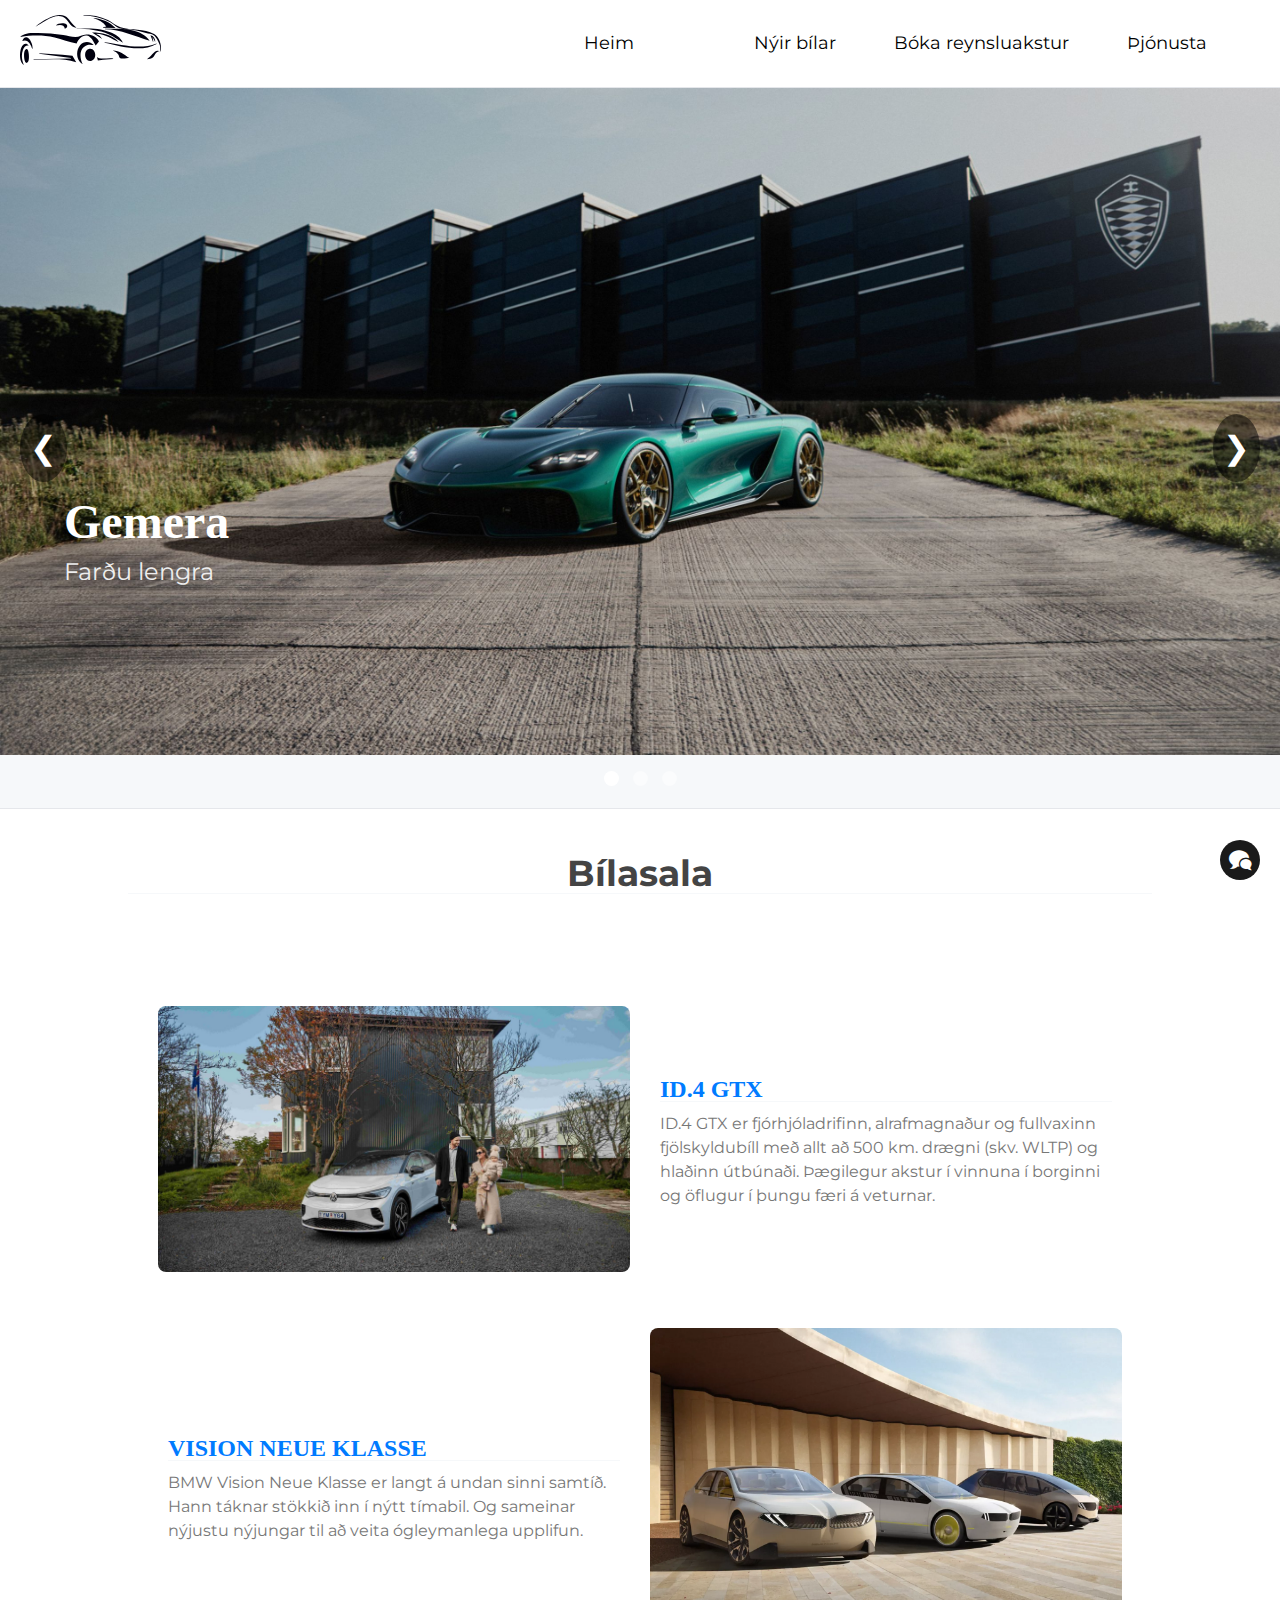
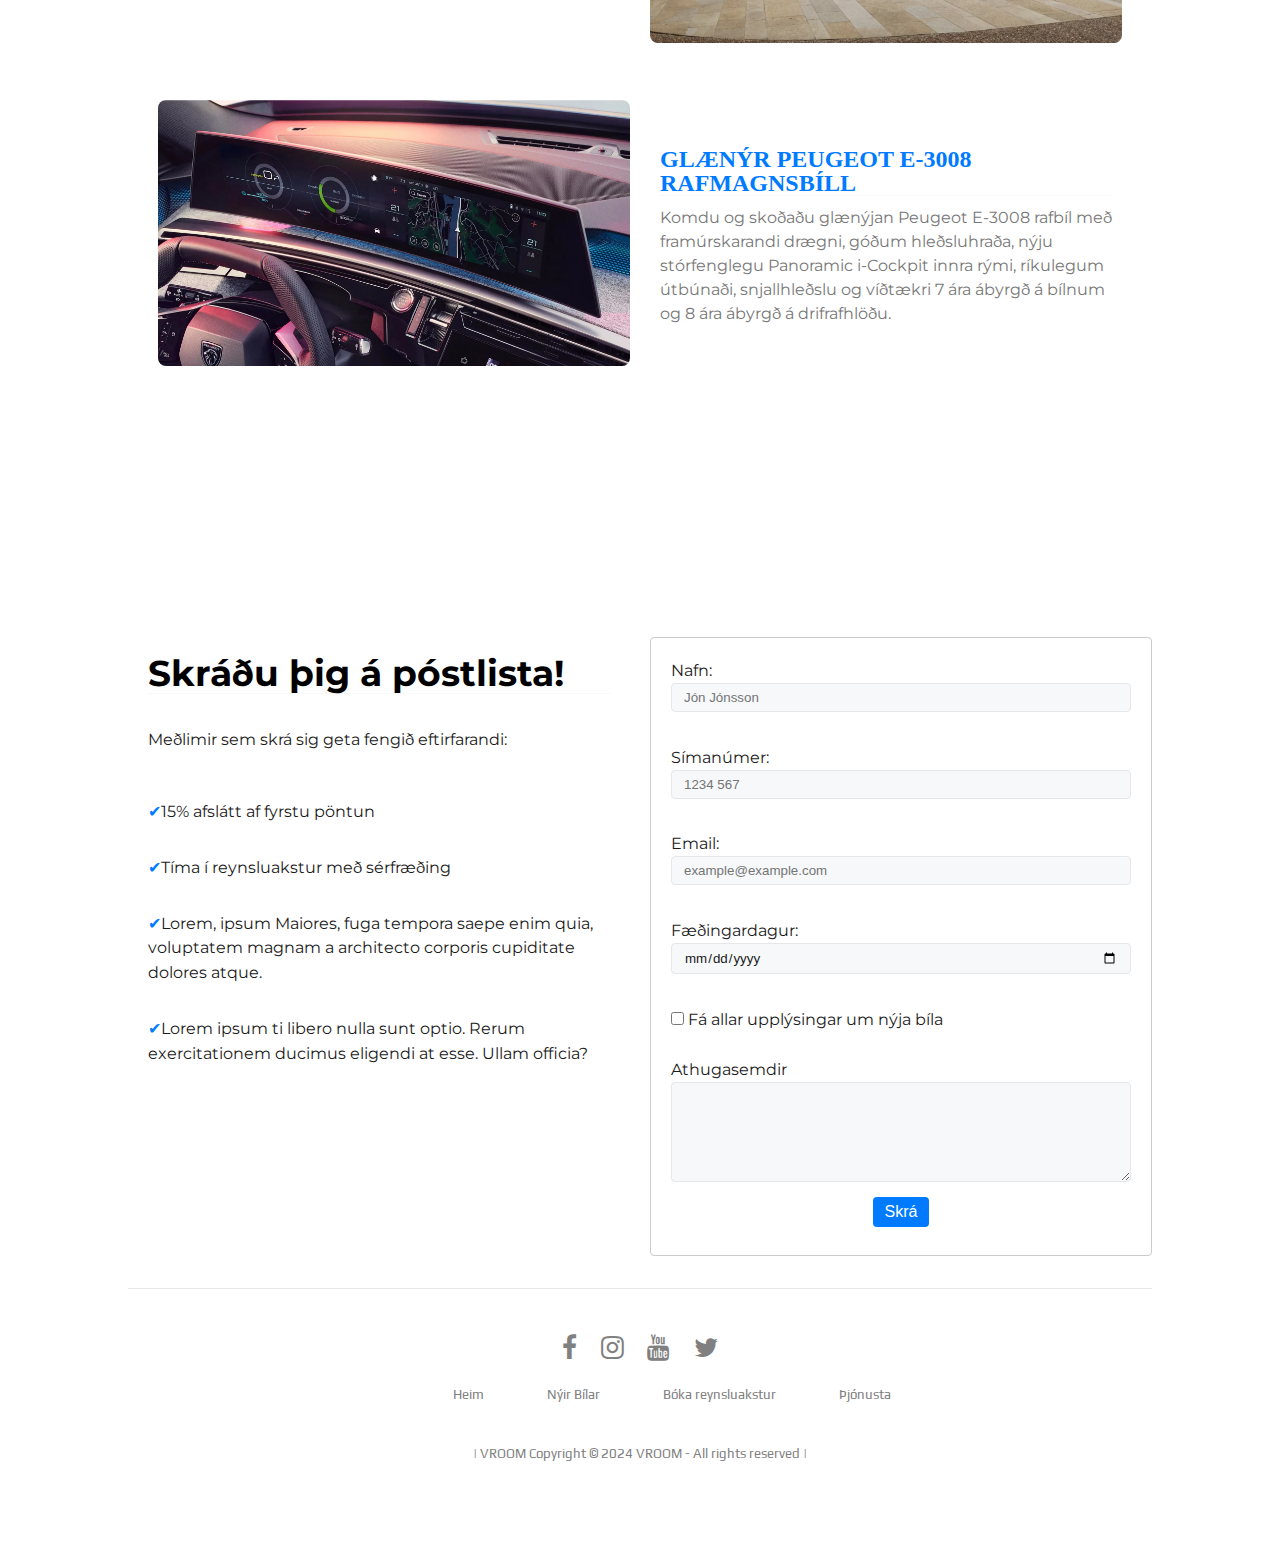
<file: Index.html>
<!DOCTYPE html>
<html lang="is">
<head>
    <meta charset="UTF-8">
    <meta name="viewport" content="width=device-width, initial-scale=1.0">
    <meta name="description" content="HTML og CSS grunnur">
    <meta name="author" content="GJG">
    <title>Home Page</title>
    <link rel="preconnect" href="https://fonts.googleapis.com">
    <link rel="preconnect" href="https://fonts.gstatic.com" crossorigin>
    <link href="https://fonts.googleapis.com/css2?family=Montserrat:ital,wght@0,100..900;1,100..900&display=swap" rel="stylesheet">
    <link rel="stylesheet" href="css/new.css">
    <link rel="stylesheet" href="css/verkefni1.css">
    <link rel="stylesheet" href="css/vekrefni2.css">
    <link rel="stylesheet" href="css/valmynd.css">
    <link rel="stylesheet" href="css/chatbox.css">
    <link rel="stylesheet" href="css/popup.css">
    <link rel="stylesheet" href="css/icomoon.css">
    <link rel="stylesheet" href="css/zoom-logo2.css">
    <link rel="stylesheet" href="css/verk7 - slideshow.css">
    <link rel="stylesheet" href="css/verk7 - bilauppl.css">
    <link rel="stylesheet" href="css/footer.css">
    <link rel="icon" type="image/svg" href="images/rwd-icon.svg">
</head>


<!-- Valmynd byrjar -->

   <div class="verk7valmynd">
     <header class="verk7-valmynd">
       <a href="Index.html"><img src="images/verkefni 7 - logo.svg" alt="Logo" class="logo"></a>
       <input type="checkbox" id="klikk">
       <label for="klikk" class="valmyndKlikk">&#9776;</label>
       <nav class="valmynd">
         <a href="Index.html">Heim</a>
         <a href="Nýir bílar.html">Nýir bílar</a>
         <a href="Bóka Reynsluakstur.html">Bóka reynsluakstur</a>
         <a href="Opnunartímar.html">Þjónusta</a>
        </nav>
      </header>
</div>
<!-- valmynd endar -->

<!-- slideshow byrjar -->
<header class="landing">
  <section class="slideshow-container">
    <!-- Slide 1 -->
    <div class="slide">
      <div class="slidebent"><img src="images/koenigsegg2.png" alt="Slide 1"></div>
      <div class="slide-caption">
        <h2 class="bilatitill">Gemera</h2>
        <p>Farðu lengra</p>
      </div>
    </div>

    <!-- Slide 2 -->
    <div class="slide">
      <div class="slidebent"><img src="images/Taycan.jpg" alt="Slide 2"></div>
      <div class="slide-caption">
        <h2 class="bilatitill">Taycan</h2>
        <p>Rafmagn í framtíðina</p>
      </div>
    </div>

    <!-- Slide 3 -->
    <div class="slide">
      <div class="slidebent"><img src="images/porsche-911.jpg" alt="Slide 3"></div>
      <div class="slide-caption">
        <h2 class="bilatitill">911</h2>
        <p >Þinn vegur</p>
      </div>
    </div>

    <!-- Arrows -->
    <a class="prev" onclick="changeSlide(-1)">&#10094;</a>
    <a class="next" onclick="changeSlide(1)">&#10095;</a>

    <!-- Dots -->
    <div class="dots">
      <span class="dot" onclick="currentSlide(1)"></span>
      <span class="dot" onclick="currentSlide(2)"></span>
      <span class="dot" onclick="currentSlide(3)"></span>
    </div>
  </section>
</header>
<script src="js/slide2.js"></script>
<!-- slideshow endar -->






  
  <!-- Chatbox byrjar  -->
<input type="checkbox" id="chat-toggle" style="display:none;">
<label for="chat-toggle" id="chat-btn"><span class="icon-bubbles"></span></label>

<div id="chatbox">
  <div class="chatbox-header">
    <span>Spjallbox</span>

  </div>
  <form id="chat-form">
    <label for="name">Nafn:</label>
    <input type="text" id="name" name="name" placeholder="Name" required>
    
    <label for="email">Tölvupóstur:</label>
    <input type="email" id="email" name="email" placeholder="Email" required>
    
    <label for="message">Skilaboð:</label>
    <textarea id="message" name="message" placeholder="Message" required></textarea>
    
    <input type="submit" value="Senda">
  </form>
</div>
<!-- chatbox endar -->
  
<!-- glærusyning upp og niður byrjar -->
  <div class="dagskraTexti">
    <!-- <div class="slides"> -->
      <div><h1>Bílasala</h1></div>
  </div>
  <!-- glærusyning upp og niður endar -->
  

<br>

<br><br>
<!-- about bilar byrjar -->
<main class="container">
  <!-- Section 1 -->
  <section class="row">
      <div class="homepage-mynd">
          <img src="images/VW_01-resized.jpeg" alt="Placeholder 1">
      </div>
      <div class="content-about">
          <h2>ID.4 GTX</h2>
          <p>ID.4 GTX er fjórhjóladrifinn, alrafmagnaður og fullvaxinn fjölskyldubíll með allt að 500 km. drægni (skv. WLTP) og hlaðinn útbúnaði. Þægilegur akstur í vinnuna í borginni og öflugur í þungu færi á veturnar. </p>
      </div>
  </section>

  <!-- Section 2 -->
  <section class="row reverse">
      <div class="homepage-mynd">
          <img src="images/bmw_neue-klasse_vision_range-3to2.webp" alt="Placeholder 2">
      </div>
      <div class="content-about">
          <h2> VISION NEUE KLASSE</h2>
          <p>BMW Vision Neue Klasse er langt á undan sinni samtíð. Hann táknar stökkið inn í nýtt tímabil. Og sameinar nýjustu nýjungar til að veita ógleymanlega upplifun.</p>
      </div>
  </section>

  <!-- Section 3 -->
  <section class="row">
      <div class="homepage-mynd">
          <img src="images/3008_Taekni.jpg.webp" alt="Placeholder 3">
      </div>
      <div class="content-about">
          <h2>GLÆNÝR PEUGEOT E-3008 RAFMAGNSBÍLL</h2>
          <p>Komdu og skoðaðu glænýjan Peugeot E-3008 rafbíl með framúrskarandi drægni, góðum hleðsluhraða, nýju stórfenglegu Panoramic i-Cockpit innra rými, ríkulegum útbúnaði, snjallhleðslu og víðtækri 7 ára ábyrgð á bílnum og 8 ára ábyrgð á drifrafhlöðu.</p>
      </div>
  </section>
</main>
<!-- about bilar buið -->

<br>
<br>





<br>
<br>
<br>
<section class="tveirdalkar">
  <div class="form-texti">
    <h1>Skráðu þig á póstlista!</h1>
    <br>
    <p>Meðlimir sem skrá sig geta fengið eftirfarandi:</p>
    <br>
    <ul>
      <li class="færa10px">15% afslátt af fyrstu pöntun</li>
      <br>
      <li class="færa10px">Tíma í reynsluakstur með sérfræðing</li>
      <br>
      <li class="færa10px">Lorem, ipsum Maiores, fuga tempora saepe enim quia, voluptatem magnam a architecto corporis cupiditate dolores atque.</li>
      <br>
      <li class="færa10px">Lorem ipsum ti libero nulla sunt optio. Rerum exercitationem ducimus eligendi at esse. Ullam officia?</li>
  </ul>
  </div>

  <div class="form">
    <!-- form byrjar-->
    <form method="POST" action="#">
      <fieldset>
        <legend></legend>
        
        <label>Nafn: </label>
        <br>
        <input type="text" name="nafn" required placeholder="Jón Jónsson">
        <br>
        <br>
        <label>Símanúmer: </label>
        <br>
        <input type="number" name="simi" required placeholder="1234 567">
        <br>
        <br>
        <label>Email: </label>
        <br>
        <input type="email" name="email" require placeholder="example@example.com">
        <br>
        <br>
        <label>Fæðingardagur: </label>
        <br>
        <input type="date" name="dagur" required>
        <br>
        <br>
    
        <input type="checkbox"> Fá allar upplýsingar um nýja bíla
        <br>
        
        <br>
        Athugasemdir
        <br>
        <textarea></textarea>
        <br> 
        <div class="submit-container">
          <input type="submit" value="Skrá">
      </div>      
      </fieldset>
    </form>
  </div>
  </section>
  <!-- form búið -->

 

  <div class="bodyfooter">
    <link rel="stylesheet" href="https://cdnjs.cloudflare.com/ajax/libs/font-awesome/4.7.0/css/font-awesome.min.css">
    
    <!--GOOGLE FONTS-->
    <link rel="preconnect" href="https://fonts.gstatic.com">
    <link href="https://fonts.googleapis.com/css2?family=Fredoka+One&family=Play&display=swap" rel="stylesheet"> 
    </head>
    <body>
    <footer>
    <div class="footer">
    <div class="roww">
    <a href="https://www.facebook.com"><i class="fa fa-facebook"></i></a>
    <a href="https://www.instagram.com"><i class="fa fa-instagram"></i></a>
    <a href="https://www.youtube.com/watch?v=dQw4w9WgXcQ"><i class="fa fa-youtube"></i></a>
    <a href="https://x.com"><i class="fa fa-twitter"></i></a>
    </div>
    
    <div class="roww">
    <ul>
    <li><a href="Index.html">Heim</a></li>
    <li><a href="Nýir bílar.html">Nýir Bílar</a></li>
    <li><a href="Bóka Reynsluakstur.html">Bóka reynsluakstur</a></li>
    <li><a href="Opnunartímar.html">Þjónusta</a></li>
    </ul>
    </div>
    
    <div class="roww">
      | VROOM Copyright © 2024 VROOM - All rights reserved |
    </div>
    </div>
    </footer>
    </div>
    
    
    
    
    


  </div>


</div>

</body>
</html>
</file>
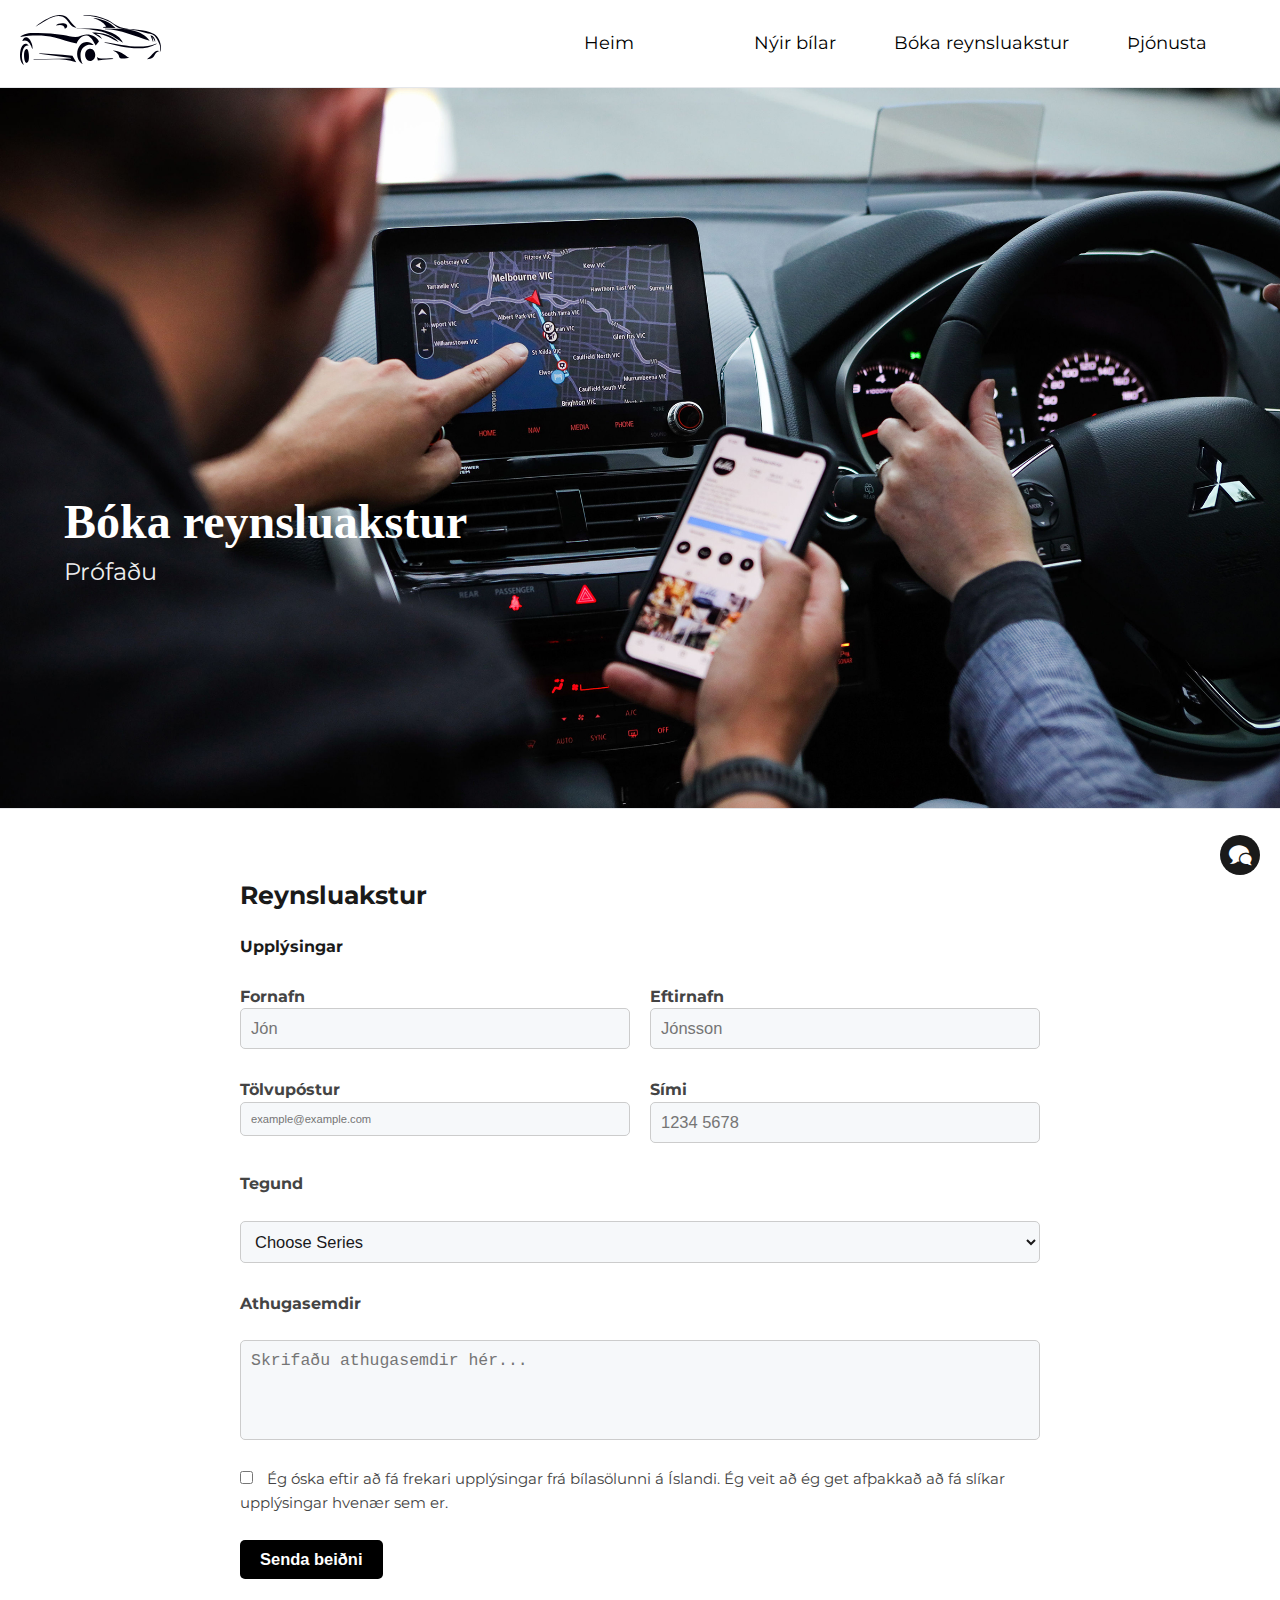
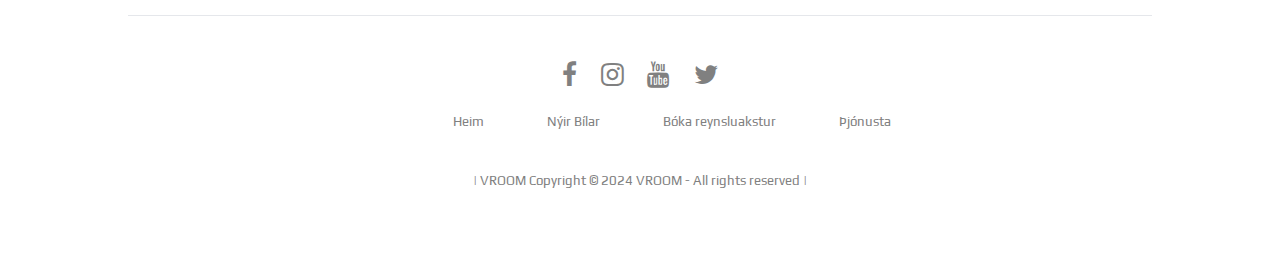
<file: Bóka Reynsluakstur.html>
<!DOCTYPE html>
<html lang="is">
<head>
    <meta charset="UTF-8">
    <meta name="viewport" content="width=device-width, initial-scale=1.0">
    <meta name="description" content="HTML og CSS grunnur">
    <meta name="author" content="GJG">
    <title>Bóka Reynsluakstur</title>
    <link rel="preconnect" href="https://fonts.googleapis.com">
    <link rel="preconnect" href="https://fonts.gstatic.com" crossorigin>
    <link href="https://fonts.googleapis.com/css2?family=Montserrat:ital,wght@0,100..900;1,100..900&display=swap" rel="stylesheet">
    <link rel="stylesheet" href="css/new.css">
    <link rel="stylesheet" href="css/verkefni1.css">
    <link rel="stylesheet" href="css/vekrefni2.css">
    <link rel="stylesheet" href="css/valmynd.css">
    <link rel="stylesheet" href="css/chatbox.css">
    <link rel="stylesheet" href="css/popup.css">
    <link rel="stylesheet" href="css/icomoon.css">
    <link rel="stylesheet" href="css/zoom-logo2.css">
    <link rel="stylesheet" href="css/verk7 - slideshow.css">
    <link rel="stylesheet" href="css/verk7 - bilauppl.css">
    <link rel="stylesheet" href="css/nyir_bilar.css">
    <link rel="stylesheet" href="css/reynsluakstur.css">
    <link rel="stylesheet" href="css/footer.css">
    <link rel="icon" type="image/svg" href="images/rwd-icon.svg">
</head>


<!-- Valmynd byrjar -->

   <div class="verk7valmynd">
     <header class="verk7-valmynd">
      <a href="Index.html"><img src="images/verkefni 7 - logo.svg" alt="Logo" class="logo"></a>
       <input type="checkbox" id="klikk">
       <label for="klikk" class="valmyndKlikk">&#9776;</label>
       <nav class="valmynd">
         <a href="Index.html">Heim</a>
         <a href="Nýir bílar.html">Nýir bílar</a>
         <a href="Bóka Reynsluakstur.html">Bóka reynsluakstur</a>
         <a href="Opnunartímar.html">Þjónusta</a>
        </nav>
      </header>
</div>
<!-- valmynd endar -->

<!-- slideshow byrjar -->
<header class="landing">
  <section class="slideshow-container">
    <!-- Slide 1 -->
    <div class="slide">
      <div class="slidebent"><img src="images/test-drive-1 (2).jpg" alt="Slide 1"></div>
      <div class="slide-caption">
        <h2 class="bilatitill">Bóka reynsluakstur</h2>
        <p>Prófaðu</p>
      </div>
    </div>
  </section>
</header>
<script src="js/slide2.js"></script>
<!-- slideshow endar -->









<!-- Reynsluakstur byrjar -->
<div class="form-container">
    <form method="POST" action="#">
      <fieldset>
        <legend>Reynsluakstur</legend>
        <b>Upplýsingar</b>
        <br>
        <br>

        <!-- Fornöfn and Eftirnafn on the same line -->
        <div class="form-group half-width">
          <div>
            <label for="fornafn">Fornafn </label>
            <input type="text" id="fornafn" name="fornafn" required placeholder="Jón">
          </div>
          <div>
            <label for="eftirnafn">Eftirnafn </label>
            <input type="text" id="eftirnafn" name="eftirnafn" required placeholder="Jónsson">
          </div>
        </div>
  
        <!-- Tölvupóstur and Sími on the same line -->
        <div class="form-group half-width">
          <div>
            <label for="email">Tölvupóstur </label>
            <input type="email" id="email" name="email" required placeholder="example@example.com">
          </div>
          <div>
            <label for="simi">Sími </label>
            <input type="tel" id="simi" name="simi" required placeholder="1234 5678">
          </div>
        </div>
  
        <!-- Tegund (Select) -->
        <div class="form-group">
          <label for="tegund">Tegund </label>
          <select id="tegund" name="tegund" required>
            <option value="" disabled selected>Choose Series</option>
            <option value="model1">Model 1</option>
            <option value="model2">Model 2</option>
            <option value="model3">Model 3</option>
          </select>
        </div>
  
        <!-- Athugasemdir -->
        <div class="form-group">
          <label for="athugasemdir">Athugasemdir</label>
          <textarea id="athugasemdir" name="athugasemdir" rows="5" placeholder="Skrifaðu athugasemdir hér..."></textarea>
        </div>
  
        <!-- Checkbox -->
        <div class="form-group checkbox-group">
          <label>
            <input type="checkbox" name="additional_info">
            Ég óska eftir að fá frekari upplýsingar frá bílasölunni á Íslandi. Ég veit að ég get afþakkað að fá slíkar upplýsingar hvenær sem er.
          </label>
        </div>
  
        <!-- Submit Button -->
        <div class="submit-container">
          <button type="submit">Senda beiðni</button>
        </div>
      </fieldset>
    </form>
  </div>
  
       
<!-- Reynsluakstur endar -->
  






















  <!-- Chatbox byrjar  -->
<input type="checkbox" id="chat-toggle" style="display:none;">
<label for="chat-toggle" id="chat-btn"><span class="icon-bubbles"></span></label>

<div id="chatbox">
  <div class="chatbox-header">
    <span>Spjallbox</span>

  </div>
  <form id="chat-form">
    <label for="name">Nafn:</label>
    <input type="text" id="name" name="name" placeholder="Name" required>
    
    <label for="email">Tölvupóstur:</label>
    <input type="email" id="email" name="email" placeholder="Email" required>
    
    <label for="message">Skilaboð:</label>
    <textarea id="message" name="message" placeholder="Message" required></textarea>
    
    <input type="submit" value="Senda">
  </form>
</div>
<!-- chatbox endar -->








<div class="bodyfooter">
  <link rel="stylesheet" href="https://cdnjs.cloudflare.com/ajax/libs/font-awesome/4.7.0/css/font-awesome.min.css">
  
  <!--GOOGLE FONTS-->
  <link rel="preconnect" href="https://fonts.gstatic.com">
  <link href="https://fonts.googleapis.com/css2?family=Fredoka+One&family=Play&display=swap" rel="stylesheet"> 
  </head>
  <body>
  <footer>
  <div class="footer">
  <div class="roww">
  <a href="https://www.facebook.com"><i class="fa fa-facebook"></i></a>
  <a href="https://www.instagram.com"><i class="fa fa-instagram"></i></a>
  <a href="https://www.youtube.com/watch?v=dQw4w9WgXcQ"><i class="fa fa-youtube"></i></a>
  <a href="https://x.com"><i class="fa fa-twitter"></i></a>
  </div>
  
  <div class="roww">
  <ul>
  <li><a href="Index.html">Heim</a></li>
  <li><a href="Nýir bílar.html">Nýir Bílar</a></li>
  <li><a href="Bóka Reynsluakstur.html">Bóka reynsluakstur</a></li>
  <li><a href="Opnunartímar.html">Þjónusta</a></li>
  </ul>
  </div>
  
  <div class="roww">
    | VROOM Copyright © 2024 VROOM - All rights reserved |
  </div>
  </div>
  </footer>
  </div>
  
  
  
  
  







  </div>
</div>

</body>
</html>
</file>
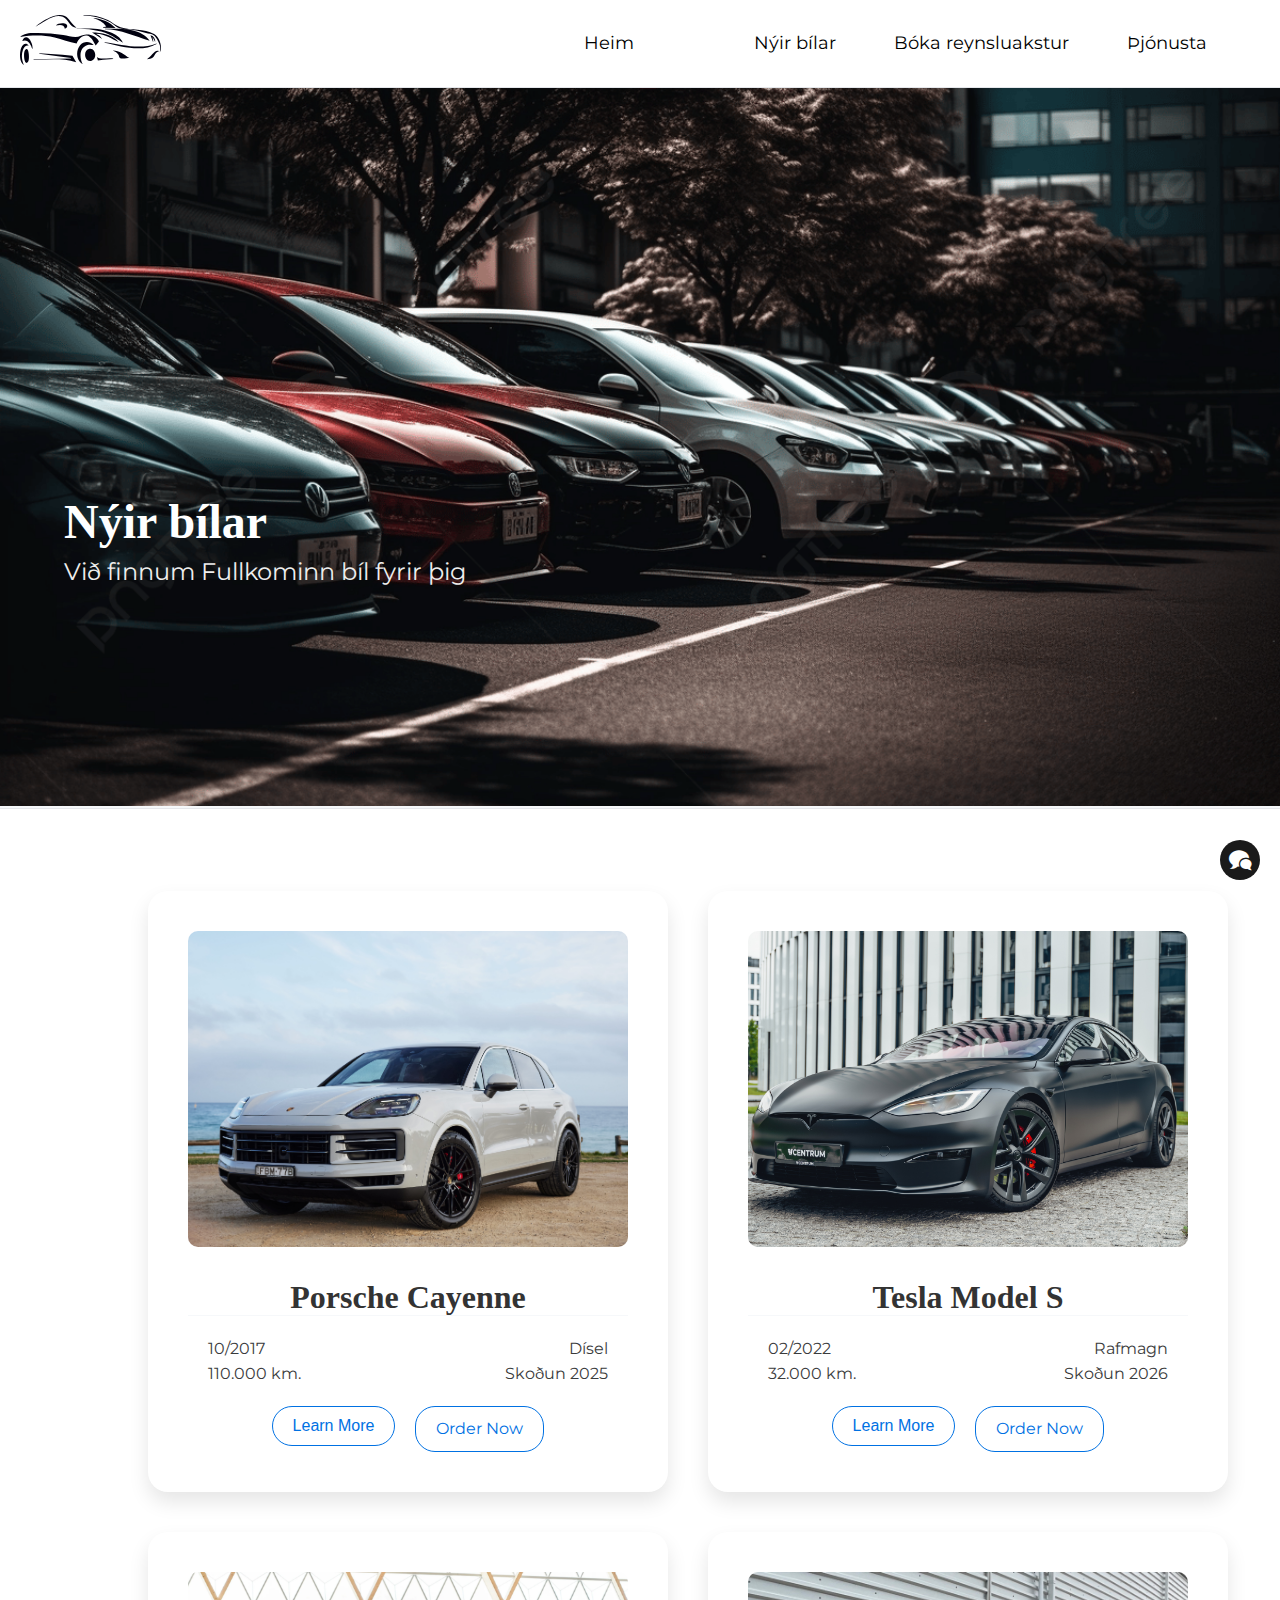
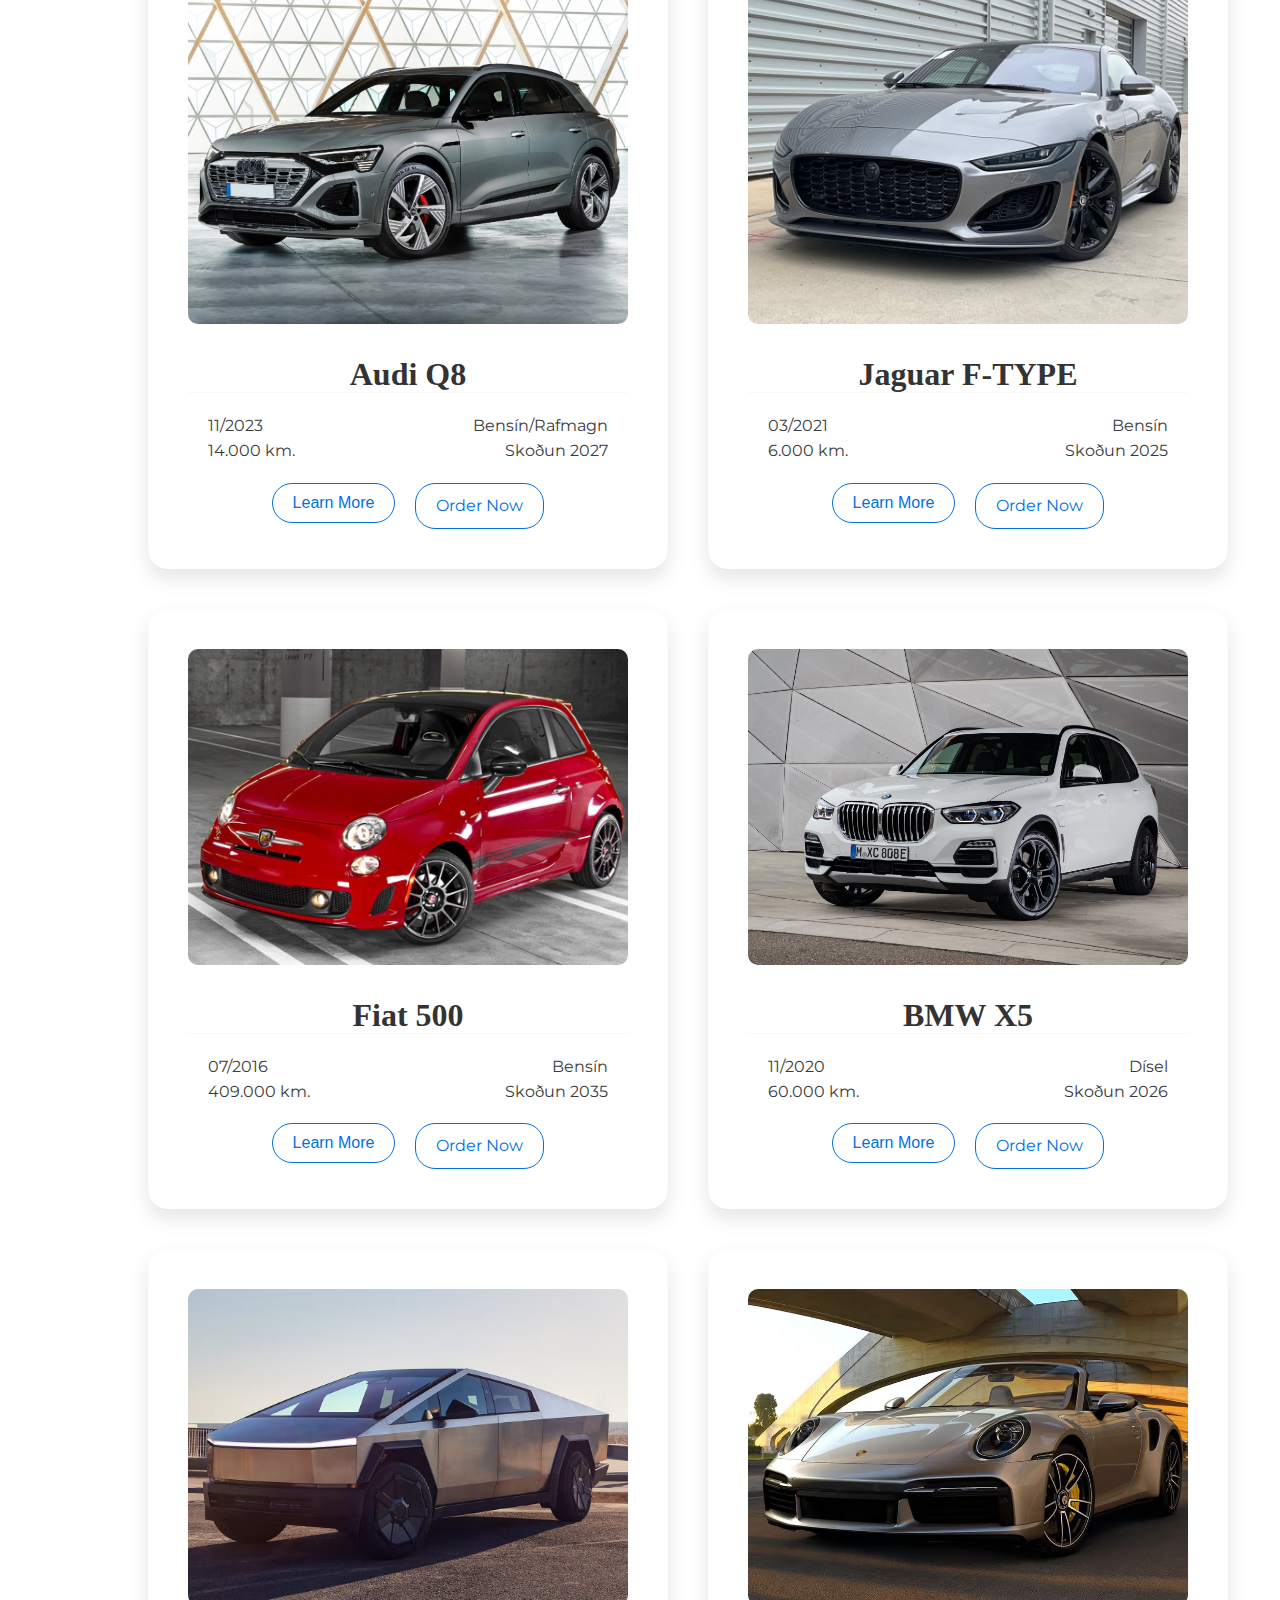
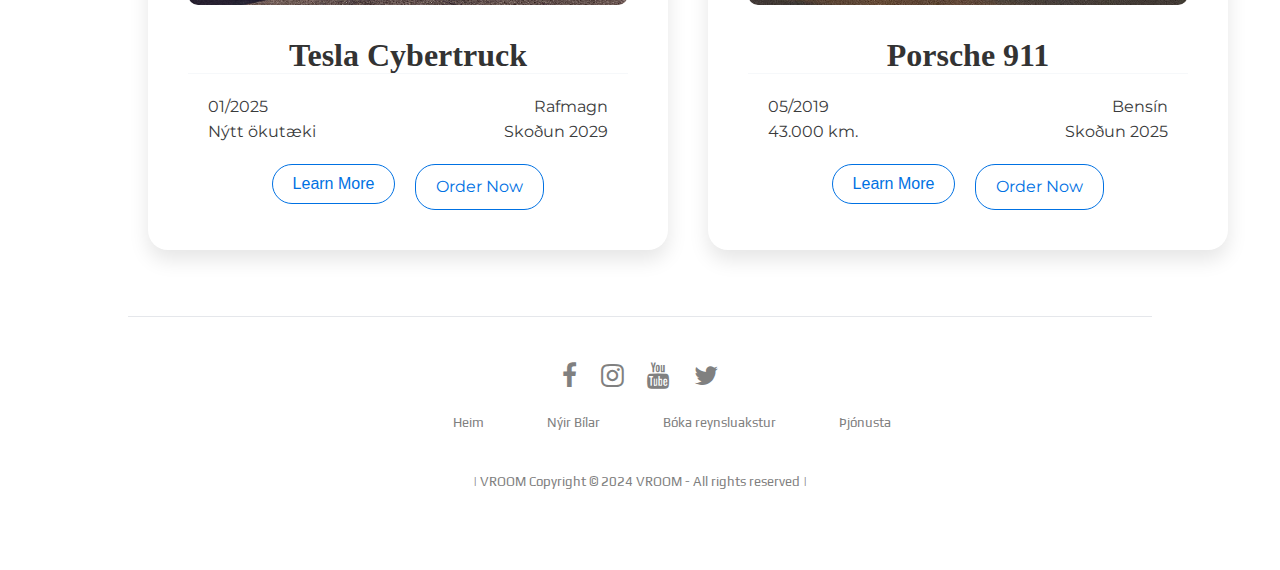
<file: Nýir bílar.html>
<!DOCTYPE html>
<html lang="is">
<head>
    <meta charset="UTF-8">
    <meta name="viewport" content="width=device-width, initial-scale=1.0">
    <meta name="description" content="HTML og CSS grunnur">
    <meta name="author" content="GJG">
    <title>Nýir bílar</title>
    <link rel="preconnect" href="https://fonts.googleapis.com">
    <link rel="preconnect" href="https://fonts.gstatic.com" crossorigin>
    <link href="https://fonts.googleapis.com/css2?family=Montserrat:ital,wght@0,100..900;1,100..900&display=swap" rel="stylesheet">
    <link rel="stylesheet" href="css/new.css">
    <link rel="stylesheet" href="css/verkefni1.css">
    <link rel="stylesheet" href="css/vekrefni2.css">
    <link rel="stylesheet" href="css/valmynd.css">
    <link rel="stylesheet" href="css/chatbox.css">
    <link rel="stylesheet" href="css/popup.css">
    <link rel="stylesheet" href="css/icomoon.css">
    <link rel="stylesheet" href="css/zoom-logo2.css">
    <link rel="stylesheet" href="css/verk7 - slideshow.css">
    <link rel="stylesheet" href="css/verk7 - bilauppl.css">
    <link rel="stylesheet" href="css/nyir_bilar.css">
    <link rel="stylesheet" href="css/footer.css">
    <link rel="icon" type="image/svg" href="images/rwd-icon.svg">
</head>


<!-- Valmynd byrjar -->

   <div class="verk7valmynd">
     <header class="verk7-valmynd">
      <a href="Index.html"><img src="images/verkefni 7 - logo.svg" alt="Logo" class="logo"></a>
       <input type="checkbox" id="klikk">
       <label for="klikk" class="valmyndKlikk">&#9776;</label>
       <nav class="valmynd">
         <a href="Index.html">Heim</a>
         <a href="Nýir bílar.html">Nýir bílar</a>
         <a href="Bóka Reynsluakstur.html">Bóka reynsluakstur</a>
         <a href="Opnunartímar.html">Þjónusta</a>
        </nav>
      </header>
</div>
<!-- valmynd endar -->

<!-- slideshow byrjar -->
<header class="landing">
  <section class="slideshow-container">
    <!-- Slide 1 -->
    <div class="slide">
      <div class="slidebent"><img src="images/nyirbilar4.jpg" alt="Slide 1"></div>
      <div class="slide-caption">
        <h2 class="bilatitill">Nýir bílar</h2>
        <p>Við finnum Fullkominn bíl fyrir þig</p>
      </div>
    </div>
  </section>
</header>
<script src="js/slide2.js"></script>
<!-- slideshow endar -->









<!-- Product Section -->
    <section class="products">
      <!-- Product 1 -->
      <div class="product">
          <div class="product-image">
              <img src="images/Cayenne-nyirbilar1.jpg" alt="Car 1">
          </div>
          <div class="product-details">
              <h2>Porsche Cayenne</h2>
              <div class="info-box">
                <div class="info-row">
                  <span>10/2017</span>
                  <span>Dísel</span>
                </div>
                <div class="info-row">
                  <span>110.000 km.</span>
                  <span>Skoðun 2025</span>
                </div>
              </div>
              <div class="product-buttons">
                  <a href="https://porsche.com">
                    <button>Learn More</button>
                  </a>




                  <!-- Order Now Button -->
<label for="smellur" class="register-button">Order Now</label>

<!-- Popup Form -->
<input type="checkbox" id="smellur" style="display:none;">
<div class="popup">
    <div class="popup-header">
        <!-- Exit Button -->
        <label for="smellur" class="xlbl"><span class="icon-undo"></span></label>
        
    </div>
    <form id="popup-form">
        <label for="name">Nafn:</label>
        <input type="text" id="name" name="name" placeholder="Name" required>

        <label for="email">Tölvupóstur:</label>
        <input type="email" id="email" name="email" placeholder="Email" required>

        <label for="message">Skilaboð:</label>
        <textarea id="message" name="message" placeholder="Message" required></textarea>

        <input type="submit" value="Senda">
    </form>
</div>








              </div>
          </div>
      </div>
      <!-- Product 2 -->
      <div class="product">
          <div class="product-image">
              <img src="images/TeslaModels-nyirbilar.jpg" alt="Car 2">
          </div>
          <div class="product-details">
              <h2>Tesla Model S</h2>
              <div class="info-box">
                <div class="info-row">
                  <span>02/2022</span>
                  <span>Rafmagn</span>
                </div>
                <div class="info-row">
                  <span>32.000 km.</span>
                  <span>Skoðun 2026</span>
                </div>
              </div>
              <div class="product-buttons">
                <a href="https://www.tesla.com">
                    <button>Learn More</button>
                </a>


                  <!-- Order Now Button -->
                  <label for="smellur" class="register-button">Order Now</label>

                  <!-- Popup Form -->
                  <input type="checkbox" id="smellur" style="display:none;">
                  <div class="popup">
                      <div class="popup-header">
                          <!-- Exit Button -->
                          <label for="smellur" class="xlbl">&times;</label>
                          
                      </div>
                      <form id="popup-form">
                          <label for="name">Nafn:</label>
                          <input type="text" id="name" name="name" placeholder="Name" required>
                  
                          <label for="email">Tölvupóstur:</label>
                          <input type="email" id="email" name="email" placeholder="Email" required>
                  
                          <label for="message">Skilaboð:</label>
                          <textarea id="message" name="message" placeholder="Message" required></textarea>
                  
                          <input type="submit" value="Senda">
                      </form>
                  </div>




                  
              </div>
          </div>
      </div>
      <!-- Product 3 -->
      <div class="product">
          <div class="product-image">
              <img src="images/AudiQ8-nyirbilar.webp" alt="Car 3">
          </div>
          <div class="product-details">
              <h2>Audi Q8</h2>
              <div class="info-box">
                <div class="info-row">
                  <span>11/2023</span>
                  <span>Bensín/Rafmagn</span>
                </div>
                <div class="info-row">
                  <span>14.000 km.</span>
                  <span>Skoðun 2027</span>
                </div>
              </div>
              <div class="product-buttons">
                <a href="https://www.audi.com/en.html">
                    <button>Learn More</button>
                </a>



                  <!-- Order Now Button -->
                  <label for="smellur" class="register-button">Order Now</label>

                  <!-- Popup Form -->
                  <input type="checkbox" id="smellur" style="display:none;">
                  <div class="popup">
                      <div class="popup-header">
                          <!-- Exit Button -->
                          <label for="smellur" class="xlbl">&times;</label>
                          
                      </div>
                      <form id="popup-form">
                          <label for="name">Nafn:</label>
                          <input type="text" id="name" name="name" placeholder="Name" required>
                  
                          <label for="email">Tölvupóstur:</label>
                          <input type="email" id="email" name="email" placeholder="Email" required>
                  
                          <label for="message">Skilaboð:</label>
                          <textarea id="message" name="message" placeholder="Message" required></textarea>
                  
                          <input type="submit" value="Senda">
                      </form>
                  </div>






              </div>
          </div>
      </div>
      <!-- Product 4 -->
      <div class="product">
          <div class="product-image">
              <img src="images/Ftype-nyirbilar.jpg" alt="Car 4">
          </div>
          <div class="product-details">
              <h2>Jaguar F-TYPE</h2>
              <div class="info-box">
                <div class="info-row">
                  <span>03/2021</span>
                  <span>Bensín</span>
                </div>
                <div class="info-row">
                  <span>6.000 km.</span>
                  <span>Skoðun 2025</span>
                </div>
              </div>
              <div class="product-buttons">
                <a href="https://www.jaguarusa.com/all-models/f-type/index.html">
                    <button>Learn More</button>
                </a>



                  <!-- Order Now Button -->
                  <label for="smellur" class="register-button">Order Now</label>

                  <!-- Popup Form -->
                  <input type="checkbox" id="smellur" style="display:none;">
                  <div class="popup">
                      <div class="popup-header">
                          <!-- Exit Button -->
                          <label for="smellur" class="xlbl">&times;</label>
                          
                      </div>
                      <form id="popup-form">
                          <label for="name">Nafn:</label>
                          <input type="text" id="name" name="name" placeholder="Name" required>
                  
                          <label for="email">Tölvupóstur:</label>
                          <input type="email" id="email" name="email" placeholder="Email" required>
                  
                          <label for="message">Skilaboð:</label>
                          <textarea id="message" name="message" placeholder="Message" required></textarea>
                  
                          <input type="submit" value="Senda">
                      </form>
                  </div>







              </div>
          </div>
      </div>
    </div>
          <!-- Product 5 -->
          <div class="product">
            <div class="product-image">
                <img src="images/fiat500-nyirbilar.jpg" alt="Car 1">
            </div>
            <div class="product-details">
                <h2>Fiat 500</h2>
                <div class="info-box">
                    <div class="info-row">
                      <span>07/2016</span>
                      <span>Bensín</span>
                    </div>
                    <div class="info-row">
                      <span>409.000 km.</span>
                      <span>Skoðun 2035</span>
                    </div>
                  </div>
                <div class="product-buttons">
                    <a href="https://fiatgroupworld.com/2024/06/16/the-worlds-top-500-best-selling-cars-in-2023/">
                        <button>Learn More</button>
                    </a>




                  <!-- Order Now Button -->
                  <label for="smellur" class="register-button">Order Now</label>

                  <!-- Popup Form -->
                  <input type="checkbox" id="smellur" style="display:none;">
                  <div class="popup">
                      <div class="popup-header">
                          <!-- Exit Button -->
                          <label for="smellur" class="xlbl">&times;</label>
                          
                      </div>
                      <form id="popup-form">
                          <label for="name">Nafn:</label>
                          <input type="text" id="name" name="name" placeholder="Name" required>
                  
                          <label for="email">Tölvupóstur:</label>
                          <input type="email" id="email" name="email" placeholder="Email" required>
                  
                          <label for="message">Skilaboð:</label>
                          <textarea id="message" name="message" placeholder="Message" required></textarea>
                  
                          <input type="submit" value="Senda">
                      </form>
                  </div>






                </div>
            </div>
        </div>
        <!-- Product 6 -->
        <div class="product">
            <div class="product-image">
                <img src="images/BMWX5-nyirbilar.jpg" alt="Car 2">
            </div>
            <div class="product-details">
                <h2>BMW X5</h2>
                <div class="info-box">
                    <div class="info-row">
                      <span>11/2020</span>
                      <span>Dísel</span>
                    </div>
                    <div class="info-row">
                      <span>60.000 km.</span>
                      <span>Skoðun 2026</span>
                    </div>
                  </div>
                <div class="product-buttons">
                    <a href="https://www.bmw.is/is/index.html">
                        <button>Learn More</button>
                    </a>




                  <!-- Order Now Button -->
                  <label for="smellur" class="register-button">Order Now</label>

                  <!-- Popup Form -->
                  <input type="checkbox" id="smellur" style="display:none;">
                  <div class="popup">
                      <div class="popup-header">
                          <!-- Exit Button -->
                          <label for="smellur" class="xlbl">&times;</label>
                          
                      </div>
                      <form id="popup-form">
                          <label for="name">Nafn:</label>
                          <input type="text" id="name" name="name" placeholder="Name" required>
                  
                          <label for="email">Tölvupóstur:</label>
                          <input type="email" id="email" name="email" placeholder="Email" required>
                  
                          <label for="message">Skilaboð:</label>
                          <textarea id="message" name="message" placeholder="Message" required></textarea>
                  
                          <input type="submit" value="Senda">
                      </form>
                  </div>





                </div>
            </div>
        </div>
        <!-- Product 7 -->
        <div class="product">
            <div class="product-image">
                <img src="images/cybertruck-nyirbilar.jpg.avif" alt="Car 3">
            </div>
            <div class="product-details">
                <h2>Tesla Cybertruck</h2>
                <div class="info-box">
                    <div class="info-row">
                      <span>01/2025</span>
                      <span>Rafmagn</span>
                    </div>
                    <div class="info-row">
                      <span>Nýtt ökutæki</span>
                      <span>Skoðun 2029</span>
                    </div>
                  </div>
                <div class="product-buttons">
                    <a href="https://www.tesla.com">
                        <button>Learn More</button>
                    </a>


                  <!-- Order Now Button -->
                  <label for="smellur" class="register-button">Order Now</label>

                  <!-- Popup Form -->
                  <input type="checkbox" id="smellur" style="display:none;">
                  <div class="popup">
                      <div class="popup-header">
                          <!-- Exit Button -->
                          <label for="smellur" class="xlbl">&times;</label>
                          
                      </div>
                      <form id="popup-form">
                          <label for="name">Nafn:</label>
                          <input type="text" id="name" name="name" placeholder="Name" required>
                  
                          <label for="email">Tölvupóstur:</label>
                          <input type="email" id="email" name="email" placeholder="Email" required>
                  
                          <label for="message">Skilaboð:</label>
                          <textarea id="message" name="message" placeholder="Message" required></textarea>
                  
                          <input type="submit" value="Senda">
                      </form>
                  </div>





                </div>
            </div>
        </div>
        <!-- Product 8 -->
        <div class="product">
            <div class="product-image">
                <img src="images/porsche911-nyirbilar1.jpg.avif" alt="Car 4">
            </div>
            <div class="product-details">
                <h2>Porsche 911</h2>
                <div class="info-box">
                    <div class="info-row">
                      <span>05/2019</span>
                      <span>Bensín</span>
                    </div>
                    <div class="info-row">
                      <span>43.000 km.</span>
                      <span>Skoðun 2025</span>
                    </div>
                  </div>
                <div class="product-buttons">
                    <a href="https://dealer.porsche.com/is/island/is-IS">
                        <button>Learn More</button>
                    </a>



                  <!-- Order Now Button -->
                  <label for="smellur" class="register-button">Order Now</label>

                  <!-- Popup Form -->
                  <input type="checkbox" id="smellur" style="display:none;">
                  <div class="popup">
                      <div class="popup-header">
                          <!-- Exit Button -->
                          <label for="smellur" class="xlbl">&times;</label>
                          
                      </div>
                      <form id="popup-form">
                          <label for="name">Nafn:</label>
                          <input type="text" id="name" name="name" placeholder="Name" required>
                  
                          <label for="email">Tölvupóstur:</label>
                          <input type="email" id="email" name="email" placeholder="Email" required>
                  
                          <label for="message">Skilaboð:</label>
                          <textarea id="message" name="message" placeholder="Message" required></textarea>
                  
                          <input type="submit" value="Senda">
                      </form>
                  </div>



                    
                </div>
            </div>
        </div>
      </div>
  </section>

  






















  <!-- Chatbox byrjar  -->
<input type="checkbox" id="chat-toggle" style="display:none;">
<label for="chat-toggle" id="chat-btn"><span class="icon-bubbles"></span></label>

<div id="chatbox">
  <div class="chatbox-header">
    <span>Spjallbox</span>

  </div>
  <form id="chat-form">
    <label for="name">Nafn:</label>
    <input type="text" id="name" name="name" placeholder="Name" required>
    
    <label for="email">Tölvupóstur:</label>
    <input type="email" id="email" name="email" placeholder="Email" required>
    
    <label for="message">Skilaboð:</label>
    <textarea id="message" name="message" placeholder="Message" required></textarea>
    
    <input type="submit" value="Senda">
  </form>
</div>
<!-- chatbox endar -->







<div class="bodyfooter">
<link rel="stylesheet" href="https://cdnjs.cloudflare.com/ajax/libs/font-awesome/4.7.0/css/font-awesome.min.css">

<!--GOOGLE FONTS-->
<link rel="preconnect" href="https://fonts.gstatic.com">
<link href="https://fonts.googleapis.com/css2?family=Fredoka+One&family=Play&display=swap" rel="stylesheet"> 
</head>
<body>
<footer>
<div class="footer">
<div class="roww">
<a href="https://www.facebook.com"><i class="fa fa-facebook"></i></a>
<a href="https://www.instagram.com"><i class="fa fa-instagram"></i></a>
<a href="https://www.youtube.com/watch?v=dQw4w9WgXcQ"><i class="fa fa-youtube"></i></a>
<a href="https://x.com"><i class="fa fa-twitter"></i></a>
</div>

<div class="roww">
<ul>
<li><a href="Index.html">Heim</a></li>
<li><a href="Nýir bílar.html">Nýir Bílar</a></li>
<li><a href="Bóka Reynsluakstur.html">Bóka reynsluakstur</a></li>
<li><a href="Opnunartímar.html">Þjónusta</a></li>
</ul>
</div>

<div class="roww">
    | VROOM Copyright © 2024 VROOM - All rights reserved |
</div>
</div>
</footer>
</div>















  </div>
</div>

</body>
</html>
</file>
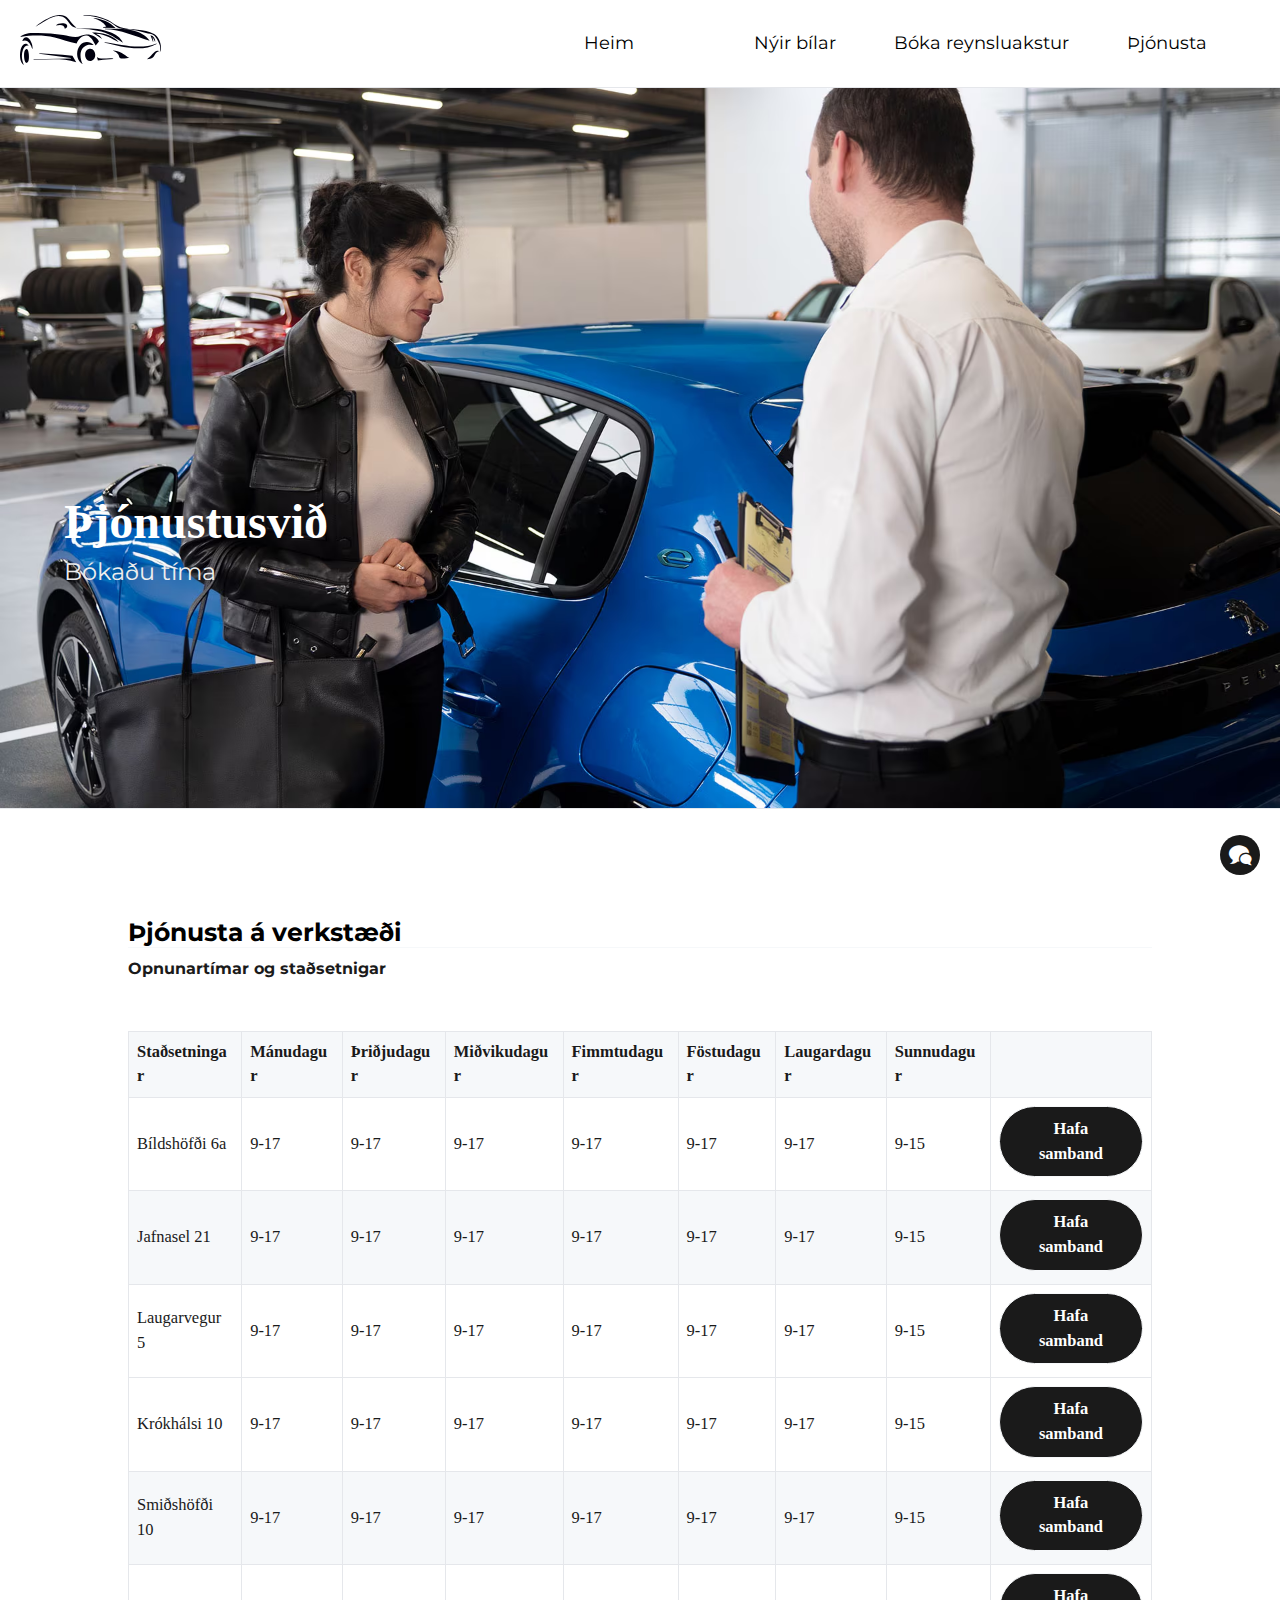
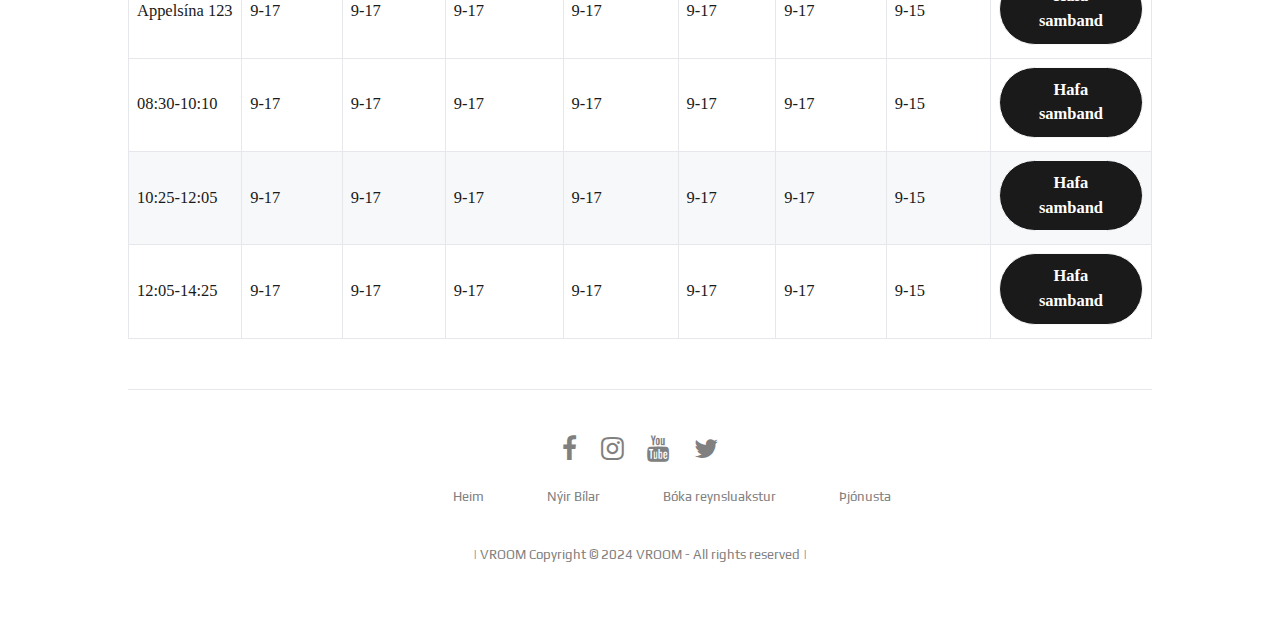
<file: Opnunartímar.html>
<!DOCTYPE html>
<html lang="is">
<head>
    <meta charset="UTF-8">
    <meta name="viewport" content="width=device-width, initial-scale=1.0">
    <meta name="description" content="HTML og CSS grunnur">
    <meta name="author" content="GJG">
    <title>Opnunartímar</title>
    <link rel="preconnect" href="https://fonts.googleapis.com">
    <link rel="preconnect" href="https://fonts.gstatic.com" crossorigin>
    <link href="https://fonts.googleapis.com/css2?family=Montserrat:ital,wght@0,100..900;1,100..900&display=swap" rel="stylesheet">
    <link rel="stylesheet" href="css/new.css">
    <link rel="stylesheet" href="css/verkefni1.css">
    <link rel="stylesheet" href="css/vekrefni2.css">
    <link rel="stylesheet" href="css/valmynd.css">
    <link rel="stylesheet" href="css/chatbox.css">
    <link rel="stylesheet" href="css/popup.css">
    <link rel="stylesheet" href="css/icomoon.css">
    <link rel="stylesheet" href="css/zoom-logo2.css">
    <link rel="stylesheet" href="css/verk7 - slideshow.css">
    <link rel="stylesheet" href="css/verk7 - bilauppl.css">
    <link rel="stylesheet" href="css/nyir_bilar.css">
    <link rel="stylesheet" href="css/reynsluakstur.css">
    <link rel="stylesheet" href="css/footer.css">
    <link rel="icon" type="image/svg" href="images/rwd-icon.svg">
</head>


<!-- Valmynd byrjar -->

   <div class="verk7valmynd">
     <header class="verk7-valmynd">
      <a href="Index.html"><img src="images/verkefni 7 - logo.svg" alt="Logo" class="logo"></a>
       <input type="checkbox" id="klikk">
       <label for="klikk" class="valmyndKlikk">&#9776;</label>
       <nav class="valmynd">
         <a href="Index.html">Heim</a>
         <a href="Nýir bílar.html">Nýir bílar</a>
         <a href="Bóka Reynsluakstur.html">Bóka reynsluakstur</a>
         <a href="Opnunartímar.html">Þjónusta</a>
        </nav>
      </header>
</div>
<!-- valmynd endar -->

<!-- slideshow byrjar -->
<header class="landing">
  <section class="slideshow-container">
    <!-- Slide 1 -->
    <div class="slide">
      <div class="slidebent"><img src="images/verkstæði.jpg.avif" alt="Slide 1"></div>
      <div class="slide-caption">
        <h2 class="bilatitill">Þjónustusvið</h2>
        <p>Bókaðu tíma</p>
      </div>
    </div>
  </section>
</header>
<script src="js/slide2.js"></script>
<!-- slideshow endar -->







<section>
<h3>Þjónusta á verkstæði</h3>
<b>Opnunartímar og staðsetnigar</b>
<!-- Opnunartímar byrjar -->
<table>
  <link rel="preconnect" href="https://fonts.googleapis.com">
  <link rel="preconnect" href="https://fonts.gstatic.com" crossorigin>
  <link href="https://fonts.googleapis.com/css2?family=EB+Garamond:ital,wght@0,400..800;1,400..800&display=swap" rel="stylesheet">
    <thead>
      <tr>
        <th>Staðsetningar</th>
        <th>Mánudagur</th>
        <th>Þriðjudagur</th>
        <th>Miðvikudagur</th>
        <th>Fimmtudagur</th>
        <th>Föstudagur</th>
        <th>Laugardagur</th>
        <th>Sunnudagur</th>
        <th></th>
      </tr>
    </thead>
    <tbody>
      <tr>
        <td haus="Tími">Bíldshöfði 6a</td>
        <td haus="Mánudagur">9-17</td>
        <td haus="Þriðjudagur">9-17</td>
        <td haus="Miðvikudagur">9-17</td>
        <td haus="Fimmtudagur">9-17</td>
        <td haus="Fimmtudagur">9-17</td>
        <td haus="Fimmtudagur">9-17</td>
        <td haus="Föstudagur">9-15</td>
            <td><label for="smellur" class="register-btn">Hafa samband</label></td>
      </tr>
      <tr>
        <td haus="Tími">Jafnasel 21</td>
        <td haus="Mánudagur">9-17</td>
        <td haus="Þriðjudagur">9-17</td>
        <td haus="Miðvikudagur">9-17</td>
        <td haus="Fimmtudagur">9-17</td>
        <td haus="Fimmtudagur">9-17</td>
        <td haus="Fimmtudagur">9-17</td>
        <td haus="Föstudagur">9-15</td>
            <td><label for="smellur" class="register-btn">Hafa samband</label></td>
        </tr>
        <tr>
            <td haus="Tími">Laugarvegur 5</td>
            <td haus="Mánudagur">9-17</td>
            <td haus="Þriðjudagur">9-17</td>
            <td haus="Miðvikudagur">9-17</td>
            <td haus="Fimmtudagur">9-17</td>
            <td haus="Fimmtudagur">9-17</td>
            <td haus="Fimmtudagur">9-17</td>
            <td haus="Föstudagur">9-15</td>
            <td><label for="smellur" class="register-btn">Hafa samband</label></td>
        </tr>
      </tbody>
    <tbody>
      <tr>
        <td haus="Tími">Krókhálsi 10</td>
        <td haus="Mánudagur">9-17</td>
        <td haus="Þriðjudagur">9-17</td>
        <td haus="Miðvikudagur">9-17</td>
        <td haus="Fimmtudagur">9-17</td>
        <td haus="Fimmtudagur">9-17</td>
        <td haus="Fimmtudagur">9-17</td>
        <td haus="Föstudagur">9-15</td>
            <td><label for="smellur" class="register-btn">Hafa samband</label></td>
        </tr>
        <tr>
            <td haus="Tími">Smiðshöfði 10</td>
            <td haus="Mánudagur">9-17</td>
            <td haus="Þriðjudagur">9-17</td>
            <td haus="Miðvikudagur">9-17</td>
            <td haus="Fimmtudagur">9-17</td>
            <td haus="Fimmtudagur">9-17</td>
            <td haus="Fimmtudagur">9-17</td>
            <td haus="Föstudagur">9-15</td>
            <td><label for="smellur" class="register-btn">Hafa samband</label></td>
        </tr>
        <tr>
            <td haus="Tími">Appelsína 123</td>
            <td haus="Mánudagur">9-17</td>
            <td haus="Þriðjudagur">9-17</td>
            <td haus="Miðvikudagur">9-17</td>
            <td haus="Fimmtudagur">9-17</td>
            <td haus="Fimmtudagur">9-17</td>
            <td haus="Fimmtudagur">9-17</td>
            <td haus="Föstudagur">9-15</td>
            <td><label for="smellur" class="register-btn">Hafa samband</label></td>
        </tr>
      </tbody>
    <tbody>
      <tr>
        <td haus="Tími">08:30-10:10</td>
        <td haus="Mánudagur">9-17</td>
        <td haus="Þriðjudagur">9-17</td>
        <td haus="Miðvikudagur">9-17</td>
        <td haus="Fimmtudagur">9-17</td>
        <td haus="Fimmtudagur">9-17</td>
        <td haus="Fimmtudagur">9-17</td>
        <td haus="Föstudagur">9-15</td>
            <td><label for="smellur" class="register-btn">Hafa samband</label></td>
        </tr>
        <tr>
            <td haus="Tími">10:25-12:05</td>
            <td haus="Mánudagur">9-17</td>
            <td haus="Þriðjudagur">9-17</td>
            <td haus="Miðvikudagur">9-17</td>
            <td haus="Fimmtudagur">9-17</td>
            <td haus="Fimmtudagur">9-17</td>
            <td haus="Fimmtudagur">9-17</td>
            <td haus="Föstudagur">9-15</td>
            <td><label for="smellur" class="register-btn">Hafa samband</label></td>
        </tr>
        <tr>
            <td haus="Tími">12:05-14:25</td>
            <td haus="Mánudagur">9-17</td>
            <td haus="Þriðjudagur">9-17</td>
            <td haus="Miðvikudagur">9-17</td>
            <td haus="Fimmtudagur">9-17</td>
            <td haus="Fimmtudagur">9-17</td>
            <td haus="Fimmtudagur">9-17</td>
            <td haus="Föstudagur">9-15</td>
            <td><label for="smellur" class="register-btn">Hafa samband</label></td>
        </tr>
      </tbody>
  </table>
<!-- Opnunartímar endar -->
  



<!-- Popup -->
<input type="checkbox" id="smellur" style="display:none;">
<div class="popup">
    <div class="popup-header">
      <label for="smellur" class="xlbl"><span class="icon-undo"></span></label>

    </div>
    <form id="popup-form">
        <label for="name">Nafn:</label>
        <input type="text" id="name" name="name" placeholder="Name" required>
        
        <label for="email">Tölvupóstur:</label>
        <input type="email" id="email" name="email" placeholder="Email" required>
        
        <label for="message">Skilaboð:</label>
        <textarea id="message" name="message" placeholder="Message" required></textarea>
        
        <input type="submit" value="Senda">
    </form>
</div>
<!-- popup endar -->
</section>



















  <!-- Chatbox byrjar  -->
<input type="checkbox" id="chat-toggle" style="display:none;">
<label for="chat-toggle" id="chat-btn"><span class="icon-bubbles"></span></label>

<div id="chatbox">
  <div class="chatbox-header">
    <span>Spjallbox</span>

  </div>
  <form id="chat-form">
    <label for="name">Nafn:</label>
    <input type="text" id="name" name="name" placeholder="Name" required>
    
    <label for="email">Tölvupóstur:</label>
    <input type="email" id="email" name="email" placeholder="Email" required>
    
    <label for="message">Skilaboð:</label>
    <textarea id="message" name="message" placeholder="Message" required></textarea>
    
    <input type="submit" value="Senda">
  </form>
</div>
<!-- chatbox endar -->








<div class="bodyfooter">
  <link rel="stylesheet" href="https://cdnjs.cloudflare.com/ajax/libs/font-awesome/4.7.0/css/font-awesome.min.css">
  
  <!--GOOGLE FONTS-->
  <link rel="preconnect" href="https://fonts.gstatic.com">
  <link href="https://fonts.googleapis.com/css2?family=Fredoka+One&family=Play&display=swap" rel="stylesheet"> 
  </head>
  <body>
  <footer>
  <div class="footer">
  <div class="roww">
  <a href="https://www.facebook.com"><i class="fa fa-facebook"></i></a>
  <a href="https://www.instagram.com"><i class="fa fa-instagram"></i></a>
  <a href="https://www.youtube.com/watch?v=dQw4w9WgXcQ"><i class="fa fa-youtube"></i></a>
  <a href="https://x.com"><i class="fa fa-twitter"></i></a>
  </div>
  
  <div class="roww">
  <ul>
  <li><a href="Index.html">Heim</a></li>
  <li><a href="Nýir bílar.html">Nýir Bílar</a></li>
  <li><a href="Bóka Reynsluakstur.html">Bóka reynsluakstur</a></li>
  <li><a href="Opnunartímar.html">Þjónusta</a></li>
  </ul>
  </div>
  
  <div class="roww">
    | VROOM Copyright © 2024 VROOM - All rights reserved |
  </div>
  </div>
  </footer>
  </div>
  
  
  
  
  



  </div>
</div>




</body>
</html>
</file>
<file: css/new.css>
:root {
	--nc-font-sans: 'Inter', -apple-system, BlinkMacSystemFont, 'Segoe UI', Roboto, Oxygen, Ubuntu, Cantarell, 'Open Sans', 'Helvetica Neue', sans-serif, "Apple Color Emoji", "Segoe UI Emoji", "Segoe UI Symbol";
	--nc-font-mono: Consolas, monaco, 'Ubuntu Mono', 'Liberation Mono', 'Courier New', Courier, monospace;

	/* Light theme */
	--nc-tx-1: #000000;
	--nc-tx-2: #1A1A1A;
	--nc-tx-3: #A9A9A9; /* nýr litur */
	--nc-bg-1: #FFFFFF;
	--nc-bg-2: #F6F8FA;
	--nc-bg-3: #E5E7EB;
	--nc-bg-4: #d9579a; /* nýr litur */
	--nc-lk-1: #0070F3;
	--nc-lk-2: #0366D6;
	--nc-lk-tx: #FFFFFF;
	--nc-ac-1: #79FFE1;
	--nc-ac-tx: #0C4047;

	/* Dark theme */
	--nc-d-tx-1: #ffffff;
	--nc-d-tx-2: #eeeeee;
	--nc-d-tx-3: #A9A9A9; /* nýr litur. Engin litur andstæða á móti gráum*/
	--nc-d-bg-1: #000000;
	--nc-d-bg-2: #111111;
	--nc-d-bg-3: #222222;
	--nc-d-bg-4: #5b57d9; /*Nýji litur */
	--nc-d-lk-1: #3291FF;
	--nc-d-lk-2: #0070F3;
	--nc-d-lk-tx: #FFFFFF;
	--nc-d-ac-1: #7928CA;
	--nc-d-ac-tx: #FFFFFF;
}

@media (prefers-color-scheme: dark) {
	:root {
		--nc-tx-1: var(--nc-d-tx-1);
		--nc-tx-2: var(--nc-d-tx-2);
		--nc-tx-3: var(--nc-d-tx-3);
		--nc-bg-1: var(--nc-d-bg-1);
		--nc-bg-2: var(--nc-d-bg-2);
		--nc-bg-3: var(--nc-d-bg-3);
		--nc-bg-4: var(--nc-d-bg-4); /*Nýji litur */
		--nc-lk-1: var(--nc-d-lk-1);
		--nc-lk-2: var(--nc-d-lk-2);
		--nc-lk-tx: var(--nc--dlk-tx);
		--nc-ac-1: var(--nc-d-ac-1);
		--nc-ac-tx: var(--nc--dac-tx);
	}
}

* {
	/* Reset margins and padding */
	margin: 0;
	padding: 0;
}

address,
area,
article,
aside,
audio,
blockquote,
datalist,
details,
dl,
fieldset,
figure,
form,
input,
iframe,
img,
meter,
nav,
ol,
optgroup,
option,
output,
p,
pre,
progress,
ruby,
section,
table,
textarea,
ul,
video {
	/* Margins for most elements */
	margin-bottom: 1rem;
}

html,input,select,button {
	/* Set body font family and some finicky elements */
	font-family: var(--nc-font-sans);
}

body {
	/* Center body in page */
	margin: 0 auto;
	max-width: 750px;
	padding: 2rem;
	border-radius: 6px;
	overflow-x: hidden;
	word-break: break-word;
	overflow-wrap: break-word;
	background: var(--nc-bg-1);

	/* Main body text */
	color: var(--nc-tx-2);
	font-size: 1.03rem;
	line-height: 1.5;
}

::selection {
	/* Set background color for selected text */
	background: var(--nc-ac-1);
	color: var(--nc-ac-tx);
}

h1,h2,h3,h4,h5,h6 {
	line-height: 1;
	color: var(--nc-tx-1);
	padding-top: .875rem;
}

h1,
h2,
h3 {
	color: var(--nc-tx-1);
	padding-bottom: 2px;
	margin-bottom: 8px;
	border-bottom: 1px solid var(--nc-bg-2);
}

h4,
h5,
h6 {
	margin-bottom: .3rem;
}

h1 {
	font-size: 2.25rem;
}

h2 {
	font-size: 1.85rem;
}

h3 {
	font-size: 1.55rem;
}

h4 {
	font-size: 1.25rem;
}

h5 {
	font-size: 1rem; /* ath */
}

h6 {
	font-size: .875rem;
}

a {
	color: var(--nc-lk-1);
}

a:hover {
	color: var(--nc-lk-2);
}

abbr:hover {
	/* Set the '?' cursor while hovering an abbreviation */
	cursor: help;
}

blockquote {
	padding: 1.5rem;
	background: var(--nc-bg-2);
	border-left: 5px solid var(--nc-bg-3);
}

abbr {
	cursor: help;
}

blockquote *:last-child {
	padding-bottom: 0;
	margin-bottom: 0;
}

header {
	background: var(--nc-bg-2);
	border-bottom: 1px solid var(--nc-bg-3);

	
	/* This sets the right and left margins to cancel out the body's margins. It's width is still the same, but the background stretches across the page's width. */

	margin: -2rem calc(50% - 50vw) 2rem;

	/* Shorthand for:

	margin-top: -2rem;
	margin-bottom: 2rem;

	margin-left: calc(50% - 50vw);
	margin-right: calc(50% - 50vw); */

	padding-left: calc(50vw - 50%);
	padding-right: calc(50vw - 50%);
}

header h1,
header h2,
header h3 {
	padding-bottom: 0;
	border-bottom: 0;
}

header > *:first-child {
	margin-top: 0;
	padding-top: 0;
}

header > *:last-child {
	margin-bottom: 0;
}

a button,
button,
input[type="submit"],
input[type="reset"],
input[type="button"] {
	font-size: 1rem;
	display: inline-block;
	padding: 6px 12px;
	text-align: center;
	text-decoration: none;
	white-space: nowrap;
	background: var(--nc-lk-1);
	color: var(--nc-lk-tx);
	border: 0;
	border-radius: 4px;
	box-sizing: border-box;
	cursor: pointer;
	color: var(--nc-lk-tx);
}

a button[disabled],
button[disabled],
input[type="submit"][disabled],
input[type="reset"][disabled],
input[type="button"][disabled] {
	cursor: default;
	opacity: .5;

	/* Set the [X] cursor while hovering a disabled link */
	cursor: not-allowed;
}

.button:focus,
.button:enabled:hover,
button:focus,
button:enabled:hover,
input[type="submit"]:focus,
input[type="submit"]:enabled:hover,
input[type="reset"]:focus,
input[type="reset"]:enabled:hover,
input[type="button"]:focus,
input[type="button"]:enabled:hover {
	background: var(--nc-lk-2);
}

a img {
	margin-bottom: 0px;
}

code,
pre,
kbd,
samp {
	/* Set the font family for monospaced elements */
	font-family: var(--nc-font-mono);
}

code,
samp,
kbd,
pre {
	/* The main preformatted style. This is changed slightly across different cases. */
	background: var(--nc-bg-2);
	border: 1px solid var(--nc-bg-3);
	border-radius: 4px;
	padding: 3px 6px;
	/* ↓ font-size is relative to containing element, so it scales for titles*/
	font-size: 0.9em;
}

kbd {
	/* Makes the kbd element look like a keyboard key */
	border-bottom: 3px solid var(--nc-bg-3);
}

pre {
	padding: 1rem 1.4rem;
	max-width: 100%;
	overflow: auto;
}

pre code {
	/* When <code> is in a <pre>, reset it's formatting to blend in */
	background: inherit;
	font-size: inherit;
	color: inherit;
	border: 0;
	padding: 0;
	margin: 0;
}

code pre {
	/* When <pre> is in a <code>, reset it's formatting to blend in */
	display: inline;
	background: inherit;
	font-size: inherit;
	color: inherit;
	border: 0;
	padding: 0;
	margin: 0;
}

details {
	/* Make the <details> look more "clickable" */
	padding: .6rem 1rem;
	background: var(--nc-bg-2);
	border: 1px solid var(--nc-bg-3);
	border-radius: 4px;
}

summary {
	/* Makes the <summary> look more like a "clickable" link with the pointer cursor */
	cursor: pointer;
	font-weight: bold;
}

details[open] {
	/* Adjust the <details> padding while open */
	padding-bottom: .75rem;
}

details[open] summary {
	/* Adjust the <details> padding while open */
	margin-bottom: 6px;
}

details[open]>*:last-child {
	/* Resets the bottom margin of the last element in the <details> while <details> is opened. This prevents double margins/paddings. */
	margin-bottom: 0;
}

dt {
	font-weight: bold;
}

dd::before {
	/* Add an arrow to data table definitions */
	content: '→ ';
}

hr {
	/* Reset the border of the <hr> separator, then set a better line */
	border: 0;
	border-bottom: 1px solid var(--nc-bg-3);
	margin: 1rem auto;
}

fieldset {
	margin-top: 1rem;
	padding: 2rem;
	border: 1px solid var(--nc-bg-3);
	border-radius: 4px;
}

legend {
	padding: auto .5rem;
}

table {
	/* border-collapse sets the table's elements to share borders, rather than floating as separate "boxes". */
	border-collapse: collapse;
	width: 100%
}

td,
th {
	border: 1px solid var(--nc-bg-3);
	text-align: left;
	padding: .5rem;
}

th {
	background: var(--nc-bg-2);
}

tr:nth-child(even) {
	/* Set every other cell slightly darker. Improves readability. */
	background: var(--nc-bg-2);
}

table caption {
	font-weight: bold;
	margin-bottom: .5rem;
}

textarea {
	/* Don't let the <textarea> extend off the screen naturally or when dragged by the user */
	max-width: 100%;
}

ol,
ul {
	/* Replace the browser default padding */
	padding-left: 2rem;
}

li {
	margin-top: .4rem;
}

ul ul,
ol ul,
ul ol,
ol ol {
	margin-bottom: 0;
}

mark {
	padding: 3px 6px;
	background: var(--nc-ac-1);
	color: var(--nc-ac-tx);
}

textarea,
select,
input {
	padding: 6px 12px;
	margin-bottom: .5rem;
	background: var(--nc-bg-2);
	color: var(--nc-tx-2);
	border: 1px solid var(--nc-bg-3);
	border-radius: 4px;
	box-shadow: none;
	box-sizing: border-box;
}

img {
	max-width: 100%;
}
</file>
<file: css/verkefni1.css>
body{
    max-width: 100%;
    width: 80%;
    font-family: "Montserrat", sans-serif;
}

/* header {
    display: grid;
    grid-template-columns: 1fr;
    align-items: center; 
    text-align: center;
} */

.value{
    
    text-align: center;
}

.rammi {
    border: 1px dashed var(--nc-bg-3);
    padding: 10px;
    margin: 10px;
    background: var(--nc-bg-4);
    text-align: center;
}

.col-1 {
    display: grid;
    grid-template-columns: repeat(1, 1fr);
}

.col-2 {
    display: grid;
    grid-template-columns: repeat(1, 1fr);
}

.col-3 {
    display: grid;
    grid-template-columns: repeat(1, 1fr);
}

.col-4 {
    display: grid;
    grid-template-columns: repeat(1, 1fr);
}

.col-5 {
    display: grid;
    grid-template-columns: repeat(1, 1fr);
}

.col-6 {
    display: grid;
    grid-template-columns: repeat(1, 1fr);
}


footer {
    background: var(--nc-bg-2);;
    border-top: 1px solid var(--nc-bg-3);
}


@media (min-width: 768px) {
    /* header {
        display: grid;
        grid-template-columns: 1fr 1fr;
    } */
    .col-1 {
        display: grid;
        grid-template-columns: repeat(1, 1fr);
    }
    
    .col-2 {
        display: grid;
        grid-template-columns: repeat(2, 1fr);
    }
    
    .col-3 {
        display: grid;
        grid-template-columns: repeat(3, 1fr);
    }
    
    .col-4 {
        display: grid;
        grid-template-columns: repeat(4, 1fr);
    }
    
    .col-5 {
        display: grid;
        grid-template-columns: repeat(5, 1fr);
    }
    
    .col-6 {
        display: grid;
        grid-template-columns: repeat(6, 1fr);
    }

}
</file>
<file: css/vekrefni2.css>
.dagskraTexti{
    text-align: center;
}
.tveirdalkar{
    display: grid;
    grid-template-columns: 1fr 1fr;
    gap: 20px;}


fieldset {
    border: 1px solid #ccc;
    padding: 20px;
}

textarea {
    height: 100px;
    font-family: 'Courier New', Courier, monospace;
    font-size: x-large;
}


input[type="text"],
input[type="number"],
input[type="email"],
input[type="date"],
select,
textarea {
    width: 100%;
}

input[type="submit"] {
    background-color: #007BFF;
    color: var(--nc-bg-1);
    align-items: center;

}

input[type="submit"]:hover {
    background-color: #ffcc00;
}

.submit-container {
    display: flex;
    justify-content: center;
}


@media screen and (max-width: 768px){
    thead{
        display: none;
    }
    td{
        display: block;
        text-align: right;
    }
    
    tr{
        display: block;
        margin: 1em;
    }
    td::before{
        content: attr(haus);
        float: left;
        font-weight: bold;
    }

    .tveirdalkar{
        display: grid;
        grid-template-columns: 1fr;
    }

}
</file>
<file: css/valmynd.css>
.verk7-valmynd {
    display: flex;
    align-items: center;
    justify-content: space-between;
    padding: 10px 20px;
    background-color: var(--nc-bg-1);
    color: var(--nc-bg-1);
    position: relative;
}

.logo {
    height: 50px;
    
}

/* Mobile Menu Styles */
.valmyndKlikk {
    font-size: 24px;
    position: relative;
    transition-duration: 0.4s;
    cursor: pointer;
    z-index: 999;
    color: var(--nc-tx-1);
}

.valmyndKlikk:hover {
    background-color: rgba(87, 87, 87, 0.479);
  }

#klikk {
    display: none;
}

.valmynd {
    display: grid;
    grid-template-columns: 1fr;
    text-align: center;
    background-color: #fff;
    position: absolute;
    top: -250px;
    left: 0;
    right: 0;
    transition: 1s all;
    z-index: 998;
    text-align: center;
    padding: 10px 0;
}

.valmynd a {
    color: #000;
    text-decoration: none;
    padding: 10px 0;
    font-size: 18px;
    width: 100%;
}

#klikk:checked ~ .valmynd {
    top: 65px;
}


@media screen and (min-width: 768px) {
    .valmyndKlikk {
        display: none;
    }

    .valmynd{
        display: grid;
        grid-template-columns: 1fr 1fr 1fr 1fr ;
        width: 60%;
        
        position: static;
    }
}


/* animation á logo */
.logo {
    position: relative; /* Nauðsynlegt fyrir transform */
    animation: slideInRightZoom 0.5s linear; /* Sama animation og logo-2 */
    transform-origin: center; 
}

@keyframes slideInRightZoom {
    0% {
        opacity: 0;
        transform: translateX(100%) scale(0);
    }
    25% {
        opacity: 0.3;
        transform: translateX(75%) scale(0.3);
    }
    50% {
        opacity: 0.6;
        transform: translateX(50%) scale(0.6);
    }
    75% {
        opacity: 0.8;
        transform: translateX(25%) scale(0.8);
    }
    100% {
        opacity: 1;
        transform: translateX(0) scale(1);
    }
}
</file>
<file: css/chatbox.css>
#chat-btn {
    position: fixed;
    bottom: 20px;
    right: 20px;
    background-color: var(--nc-tx-2);
    color: var(--nc-bg-1);
    font-size: 20px;
    width: 40px;
    height: 40px;
    border-radius: 50%;
    display: flex;
    align-items: center;
    justify-content: center;
    z-index: 3;
    cursor: pointer;
}

#chat-btn:hover {
    background-color: var(--nc-tx-3); 
    border-color: var(--nc-tx-3);
}


#chatbox {
    display: none;
    position: fixed;
    bottom: 70px;
    right: 20px;
    background-color: var(--nc-bg-1);
    border: 1px solid var(--nc-bg-2);
    border-radius: 10px;
    z-index: 2;
}


#chat-toggle:checked + #chat-btn + #chatbox {
    display: block;
}


.chatbox-header {
    display: flex;
    justify-content: space-between;
    align-items: center;
    padding: 10px;
    background-color: var(--nc-tx-2);
    color: var(--nc-bg-1);
    border-top-left-radius: 10px;
    border-top-right-radius: 10px;
}



#chat-form {
    padding: 15px;
}

#chat-form label {
    display: block;
    margin-top: 10px;
}
</file>
<file: css/popup.css>
.popup{
    position: fixed;
    top: 0;
    bottom: 0;
    left: 0;
    right: 0;
    width: 300px;
    height: 400px;
    margin: auto;
    padding: 0.5em;
    display: none;
    background: var(--nc-bg-3);
}

.lbl{
    display: block;
}

.xlbl{
    display: block;
    font-size: 1em;
    font-weight: bolder;
    cursor: pointer;
}

#smellur{
    display: none;

}

#smellur:checked ~ .popup{
    display: block;

}

.register-btn {
    padding: 10px 20px;
    cursor: pointer;
    color: var(--nc-bg-1);
    background-color: var(--nc-tx-2);
    border-radius: 99px;
    border: 1px solid var(--nc-bg-2);
    text-align: center;
    display: inline-block;
    transition: background-color 0.4s, color 0.4s;
}

.register-btn:hover {
    background-color: transparent; 
    color: var(--nc-tx-1);
    border-color: transparent;
}









table {
    margin-top: 50px;
    margin-bottom: 50px;
}

section {
    padding-top: 65px;
}
</file>
<file: css/icomoon.css>
@font-face {
  font-family: 'icomoon';
  src:  url('../fonts/icomoon.eot?mbqz9b');
  src:  url('../fonts/icomoon.eot?mbqz9b#iefix') format('embedded-opentype'),
    url('../fonts/icomoon.ttf?mbqz9b') format('truetype'),
    url('../fonts/icomoon.woff?mbqz9b') format('woff'),
    url('../fonts/icomoon.svg?mbqz9b#icomoon') format('svg');
  font-weight: normal;
  font-style: normal;
  font-display: block;
}

[class^="icon-"], [class*=" icon-"] {
  /* use !important to prevent issues with browser extensions that change fonts */
  font-family: 'icomoon' !important;
  speak: never;
  font-style: normal;
  font-weight: normal;
  font-variant: normal;
  text-transform: none;
  line-height: 1;

  /* Better Font Rendering =========== */
  -webkit-font-smoothing: antialiased;
  -moz-osx-font-smoothing: grayscale;
}

.icon-home:before {
  content: "\e900";
  color: var(--nc-tx-1);
}
.icon-phone:before {
  content: "\e942";
  color: var(--nc-tx-1);
}
.icon-undo:before {
  content: "\e965";
}
.icon-bubbles:before {
  content: "\e96c";
}
.icon-happy2:before {
  content: "\e9e0";
}
.icon-angry:before {
  content: "\e9ed";
}
</file>
<file: css/zoom-logo2.css>
.logo-2 {
    animation: slideInRightZoom 2s ease-out;
    transform-origin: center;
}

.logo-3 {
    position: relative; /* Nauðsynlegt fyrir transform */
    animation: slideInRightZoom 2s ease-out; /* Sama animation og logo-2 */
    transform-origin: center; /* Zoomar frá miðju */
}

@keyframes slideInRightZoom {
    0% {
        opacity: 0;
        transform: translateX(100%) scale(0);
    }
    50% {
        opacity: 0.5;
        transform: translateX(30%) scale(0.6);
    }
    100% {
        opacity: 1;
        transform: translateX(0) scale(1);
    }
}




/* slideshow 1 */
.slides{
    width: 100%;
    height: 50px;
    overflow: hidden;

    display: grid;
    grid-template-columns: 1fr 1fr 1fr 1 fr;

}

.slides div{
    width: 100%;
    height: 50px;
    animation: slide 10s ease-in-out infinite alternate;
}

@keyframes slide {
    0%, 25% {
        transform: translateY(0); 
    }
    26%, 50% {
        transform: translateY(-100%); 
    }
    51%, 75% {
        transform: translateY(-200%); 
    }
    76%, 100% {
        transform: translateY(-300%); 
    }
}




.slides-2 {
    width: 600px; /* Breidd slideshow */
    height: 400px; /* Hæð slideshow */
    overflow: hidden;

    display: grid;
    grid-template-columns: repeat(4, 1fr); /* Fjórar myndir í röð */
}

.slides-2 div {
    width: 600px; /* Sama breidd og slides gáminn */
    height: 400px; /* Sama hæð og slides gáminn */

    animation: slide-2 16s ease-in-out infinite; /* Animation */
}

@keyframes slide-2 {
    0%, 25% {
        transform: translateX(0); /* Fyrsta mynd */
    }
    26%, 50% {
        transform: translateX(-600px); /* Önnur mynd */
    }
    51%, 75% {
        transform: translateX(-1200px); /* Þriðja mynd */
    }
    76%, 100% {
        transform: translateX(-1800px); /* Fjórða mynd */
    }
}
</file>
<file: css/verk7 - slideshow.css>
/* Slideshow container */
.slideshow-container {
  position: relative;
  width: 100%; /* Fyllir skjábreiddina */
  height: 100%; /* Hæð aðlagar sig að innihaldi */
  max-height: 80vh;
  max-width: 100vw; /* Tryggir að gámurinn minnkar rétt á minni skjám */
  aspect-ratio: 16/9; /* Tryggir fast hlutfall (breidd/hæð) */
  overflow: hidden; /* Felur efni utan gáms */
}

/* Slides */
.slide {
  position: absolute;
  width: 100%;
  height: 80%;
  opacity: 0;
  transition: opacity 1s ease;
  z-index: 1;
}

.slide.active {
  opacity: 1;
  z-index: 2;
}

.slide img {
  width: 100%; /* Fyllir gáminn í breidd */
  height: 100%; /* Fyllir gáminn í hæð */
  object-fit: contain; /* Viðheldur myndahlutföllum en fyllir rammann */
}

/* Caption Styling */
.slide-caption {
  position: absolute;
  bottom: 10%;
  left: 5%;
  color: #fff;
  max-width: 90%; /* Hindrar texta í að fara út fyrir gáminn */
}




.slide-caption h2 {
  font-size: 3rem;
}

.slide-caption p {
  font-size: 1.5rem;
}

/* Navigation Arrows */
.prev,
.next {
  position: absolute;
  top: 50%;
  transform: translateY(-50%);
  font-size: 2rem;
  color: white;
  cursor: pointer;
  background-color: rgba(0, 0, 0, 0.5);
  border-radius: 50%;
  padding: 10px;
  z-index: 2;
}

.prev {
  left: 20px;
}

.next {
  right: 20px;
}

/* Dots */
.dots {
  position: absolute;
  bottom: 10px;
  width: 100%;
  text-align: center;
  z-index: 3;
}

.dot {
  display: inline-block;
  width: 15px;
  height: 15px;
  margin: 5px;
  background-color: rgba(255, 255, 255, 0.5);
  border-radius: 50%;
  cursor: pointer;
  z-index: 3;
}

.dot.active {
  background-color: white;
  z-index: 3;
}


.landing {
  display: flex;
  padding: 0;
  color: #fff;
}




@media (max-width: 768px) {
  .slide-caption h2 {
    font-size: 1.5rem; /* Minni textastærð */
  }

  .slide-caption p {
    font-size: 1rem; /* Minni textastærð */
  }

  .dots {
    bottom: 5px; /* Lægri staðsetning fyrir dots */
  }
}
/* Reset for consistent sizing */



.slide-caption h2 {
  color: #fff;
}
</file>
<file: css/footer.css>
.bodyfooter{
    margin:0;
    overflow-x:hidden;
    }
    
    .footer{
    background:#fff;
    padding:30px 0px;
    font-family: 'Play', sans-serif;
    text-align:center;
    }
    
    .footer .roww{
    width:100%;
    margin:1% 0%;
    padding:0.6% 0%;
    color:gray;
    font-size:0.8em;
    }
    
    .footer .roww a{
    text-decoration:none;
    color:gray;
    transition:0.5s;
    }
    
    .footer .roww a:hover{
    color:#000;
    }
    
    .footer .roww ul{
    width:100%;
    }
    
    .footer .roww ul li{
    display:inline-block;
    margin:0px 30px;
    }
    
    .footer .roww a i{
    font-size:2em;
    margin:0% 1%;
    }
    
    @media (max-width:768px){
    .footer{
    text-align:left;
    padding:5%;
    }
    .footer .roww ul li{
    display:block;
    margin:10px 0px;
    text-align:left;
    }
    .footer .roww a i{
    margin:0% 3%;
    }
    }




/* dót sem ég lagaði í endan */
table {
    font-family: "Playfair Display", serif;
}

.content-about p{
    color: #777777;
}
.content-about h2{
    font-family: "Playfair Display", serif;
}

.dagskraTexti h1{
    color: #444444;
    font-family: "Montserrat", sans-serif;
}

.bilatitill {
    font-family: "Playfair Display", serif;
}

.slide-caption p{
    color: #eee;
}

.product-details h2 {
    font-family: "EB Garamond", serif;
    color: #333;
}

.form-container {
    font-family: "Montserrat", sans-serif;
}
.form-container div{
    font-family: "Montserrat", sans-serif;
    color: #444444;
}
</file>
<file: css/nyir_bilar.css>
/* Product Section */
.products {
    display: grid;
    grid-template-columns: 1fr;
    gap: 40px;
    padding: 50px 20px;
    max-width: 1600px;

}

/* Switch to two-column layout for larger screens */
@media (min-width: 1000px) {
    .products {
        grid-template-columns: 1fr 1fr;
    }
}

.product {
    display: flex;
    flex-direction: column;
    align-items: center;
    gap: 20px;
    background: #fff;
    border-radius: 20px;
    padding: 40px;
    box-shadow: 0 10px 20px rgba(0, 0, 0, 0.1);
}

.product-image {
    width: 100%; /* Tryggir að myndin passar við breidd í umgjörð */
    max-width: 550px;
    height: 100%; /* Setur fasta hæð */
    max-height: 375px;
    object-fit: cover; /* Klippir eða stækkar myndir til að passa í umgjörð */
    border-radius: 10px;
    
}

.product-image img {
    width: 100%; /* Tryggir að myndin passar við breidd í umgjörð */
    height: 100%; /* Setur fasta hæð */
    object-fit: cover; /* Klippir eða stækkar myndir til að passa í umgjörð */
    border-radius: 10px;
}


.product-details {
    text-align: center;
}

.product-details h2 {
    font-size: 2rem;
    margin: 0 0 10px;
}

.product-details p {
    font-size: 1rem;
    margin-bottom: 20px;
    color: #6e6e73;
}

.product-buttons {
    display: flex;
    justify-content: center;
    gap: 20px;
}

.product button {
    padding: 10px 20px;
    font-size: 1rem;
    border: 1px solid #0071e3;
    background-color: transparent;
    color: #0071e3;
    cursor: pointer;
    border-radius: 20px;
    transition: background-color 0.3s, color 0.3s;
}

.product button:hover {
    background-color: #0071e3;
    color: white;
}



.popup {
    position: fixed;
    top: 0;
    bottom: 0;
    left: 0;
    right: 0;
    width: 300px; /* Laga stærð formsins */
    height: 400px; /* Auka hæð fyrir form */
    margin: auto;
    padding: 1em; /* Auka padding fyrir þægilegan texta */
    display: none;
    background: var(--nc-bg-1);
    border-radius: 10px; /* Fín stilling */
    box-shadow: 0 5px 15px rgba(0, 0, 0, 0.3); /* Smá skuggi */
    z-index: 1000; /* Setur popup ofar öðrum hlutum */
}



.popup-header {
    display: flex;
    justify-content: space-between;
    align-items: center;
    margin-bottom: 1em;
    font-size: 1.2em;
    font-weight: bold;
    color: var(--nc-text-1);
}

.popup-header .xlbl {
    font-size: 1.5em;
    font-weight: bold;
    cursor: pointer;
    color: var(--nc-text-2);
}

#popup-form label {
    display: block;
    margin: 0.5em 0 0.2em;
    font-weight: bold;
}

#popup-form input,
#popup-form textarea {
    width: 100%;
    padding: 0.5em;
    margin-bottom: 1em;
    border: 1px solid var(--nc-bg-2);
    border-radius: 5px;
}

#popup-form input[type="submit"] {
    background-color: var(--nc-lk-2);
    color: white;
    border: none;
    padding: 0.5em 1em;
    cursor: pointer;
    border-radius: 5px;
    transition: background-color 0.3s ease;

    
}

#popup-form input[type="submit"]:hover {
    background-color: var(--nc-ac-2);
    border: 1px solid var(--nc-lk-2);
    color: var(--nc-lk-2);
}


.register-button {
    padding: 10px 20px;
    cursor: pointer;
    color: #0071e3;
    background-color: transparent;
    font-size: 1rem;
    border-radius: 20px;
    border: 1px solid #0071e3;
    transition: background-color 0.4s, color 0.4s;
}

.register-button:hover {
    background-color: #0071e3;
    color: white;
}

#popup-form {
    text-align: left;
}



#name {
    font-size: 0.7rem;
}

#email {
    font-size: 0.7rem;
}

#message {
    font-size: 1rem;
}







.info-box {
    display: flex;
    flex-direction: column;
    width: 400px;
    margin: 20px;
    color: #3a3b3c;
}

.info-row {
    display: flex;
    justify-content: space-between;
}
</file>
<file: css/reynsluakstur.css>
/* General form styling */
.form-container {
    width: 100%;
    max-width: 800px;
    margin: 0 auto;
    padding: 20px;
  }
  
  fieldset {
    border: none;
    padding: 0;
  }
  
  legend {
    font-size: 1.5em;
    font-weight: bold;
    margin-bottom: 20px;
  }
  
  /* Form groups */
  .form-group {
    display: flex;
    flex-wrap: wrap;
    gap: 20px; /* Space between fields */
    margin-bottom: 20px;
  }
  
  label {
    font-weight: bold;
    margin-bottom: 5px;
  }
  
  input[type="text"],
  input[type="email"],
  input[type="tel"],
  select,
  textarea {
    width: 100%;
    padding: 10px;
    font-size: 1em;
    border: 1px solid #ccc;
    border-radius: 5px;
    box-sizing: border-box;
  }
  
  /* For fields that are side by side (e.g., Fornöfn and Eftirnafn) */
  .form-group.half-width {
    display: flex;
    gap: 20px;
  }
  
  .form-group.half-width > div {
    flex: 1; /* Equal width for each field */
    min-width: calc(50% - 10px); /* Ensure they split evenly */
  }
  
  /* Textarea */
  textarea {
    resize: none;
  }
  
  /* Checkbox */
  .checkbox-group label {
    font-weight: normal;
    font-size: 0.9em;
    line-height: 1.5;
  }
  
  input[type="checkbox"] {
    margin-right: 10px;
  }
  
  /* Submit button */
  .submit-container {
    display: flex;
    justify-content: flex-start;
    margin-top: 20px;
  }
  
  button[type="submit"] {
    padding: 10px 20px;
    font-size: 1em;
    font-weight: bold;
    color: #fff;
    background-color: #000;
    border: none;
    border-radius: 5px;
    cursor: pointer;
    transition: background-color 0.3s ease;
  }
  
  button[type="submit"]:hover {
    background-color: #444;
  }
  
  /* Responsive Design */
  @media (max-width: 600px) {
    .form-group.half-width {
      flex-direction: column; /* Stacks fields on smaller screens */
    }
  
    .form-group.half-width > div {
      min-width: 100%; /* Full width for small screens */
    }
  }
</file>
<file: css/verk7 - bilauppl.css>
/* General reset */
.container * {
    margin: 0;
    padding: 0;
    box-sizing: border-box;
}



.container {
    max-width: 1200px;
    margin: 0 auto;
    padding: 20px;
}

.row {
    display: flex;
    flex-wrap: wrap;
    align-items: center;
    margin-bottom: 30px;
}

.row.reverse {
    flex-direction: row-reverse;
}

.homepage-mynd {
    flex: 1 1 50%;
    padding: 10px;
    
    
}

.homepage-mynd img {
    width: 100%;
    height: auto;
    border-radius: 8px;
}

.homepage-mynd:hover {
    transform: scale(1.01); /* Slight zoom */
    transition: transform 0.6s ease; /* Smooth animation */
}

.content-about {
    flex: 1 1 50%;
    padding: 10px 20px;
}

.content-about h2 {
    font-size: 24px;
    margin-bottom: 10px;
    color: #007BFF;
}

.content-about ul {
    list-style-type: none;
    margin: 10px 0;
    padding: 0;
}



.content-about p {
    margin-top: 10px;
    font-size: 16px;
}

/* Responsive Design */
@media (max-width: 768px) {
    .row {
        flex-direction: column;
    }

    .row.reverse {
        flex-direction: column;
    }

    .content-about p {
        font-size: 15px;
    }
}




.form-texti h2 {
    color: #007BFF;
}

.form-texti ul {
    list-style-type: none;
    padding: 0;
}

.form-texti ul {
    position: relative;
}

.form-texti li:before {
    content: "✔";
    color: #007BFF;
}


.form-texti {
    text-align: left;
    padding: 20px;
}


.form {
    text-align: left;
}
</file>
